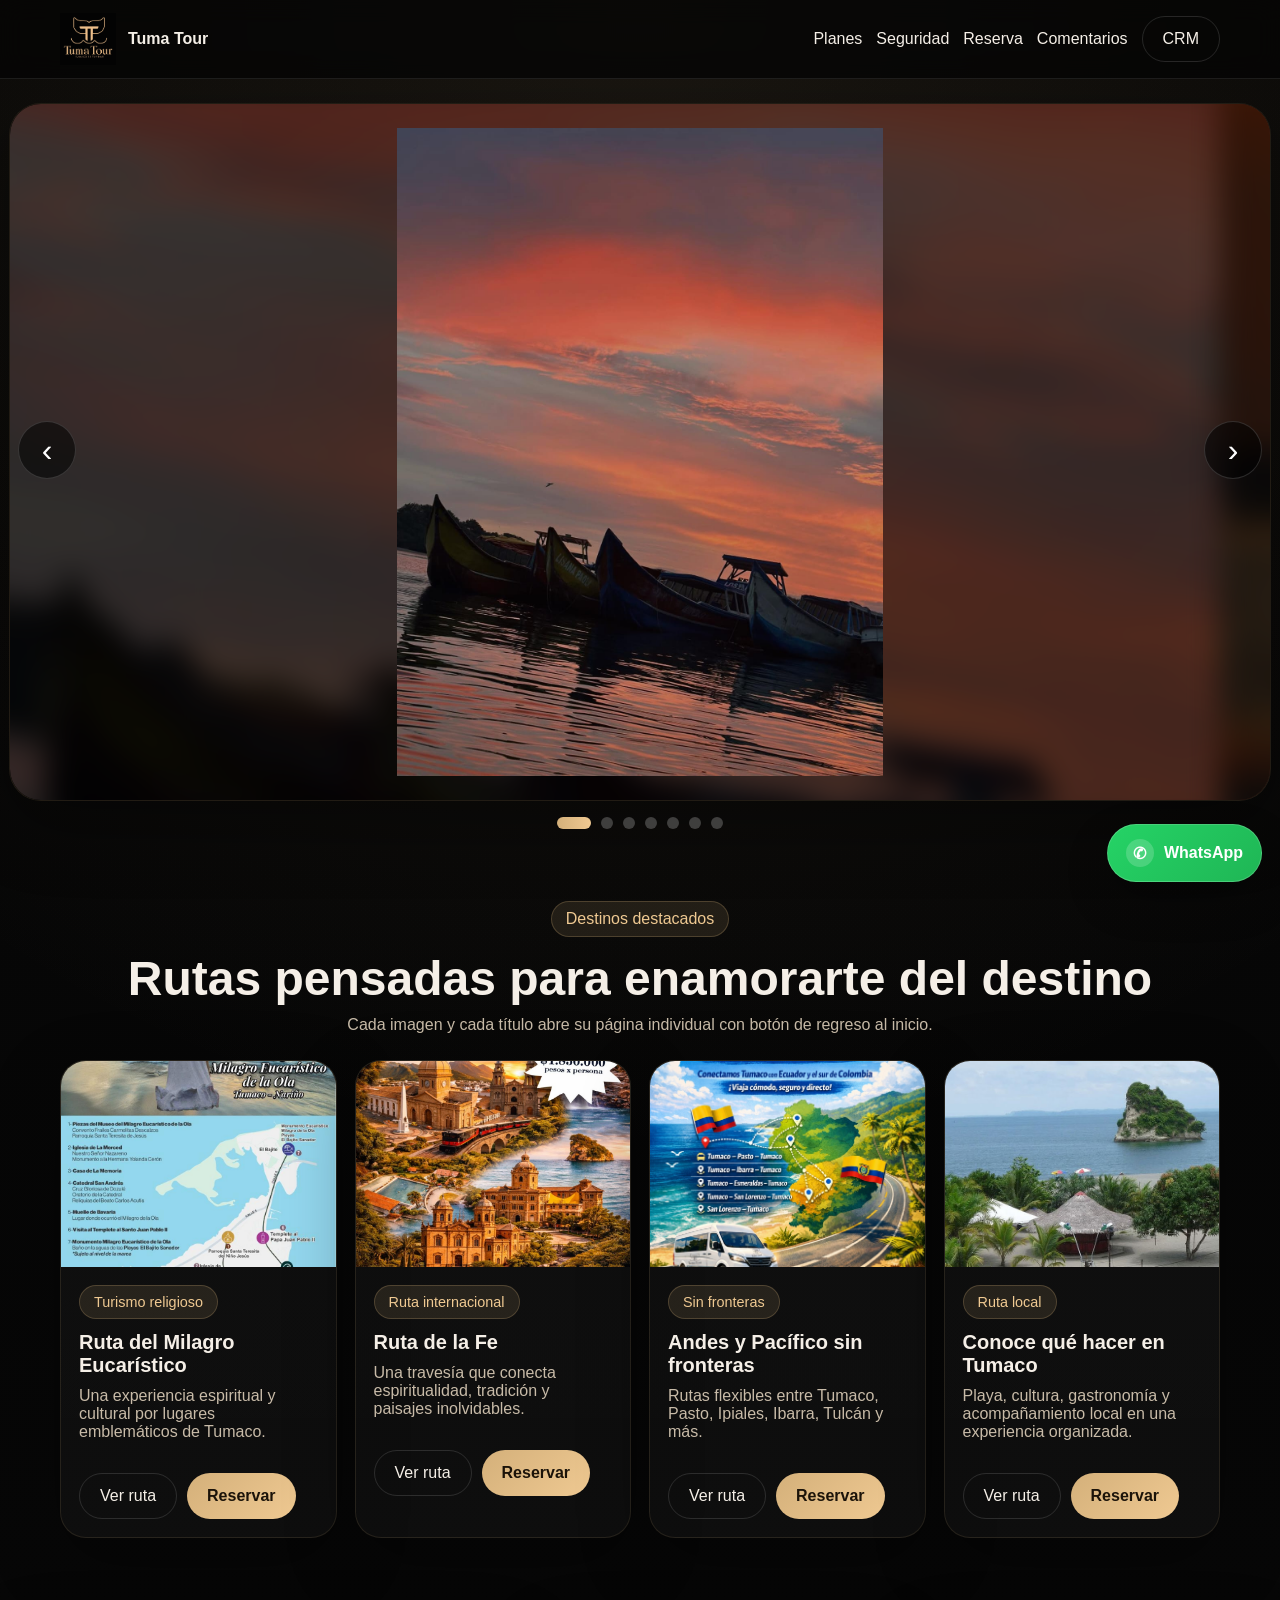
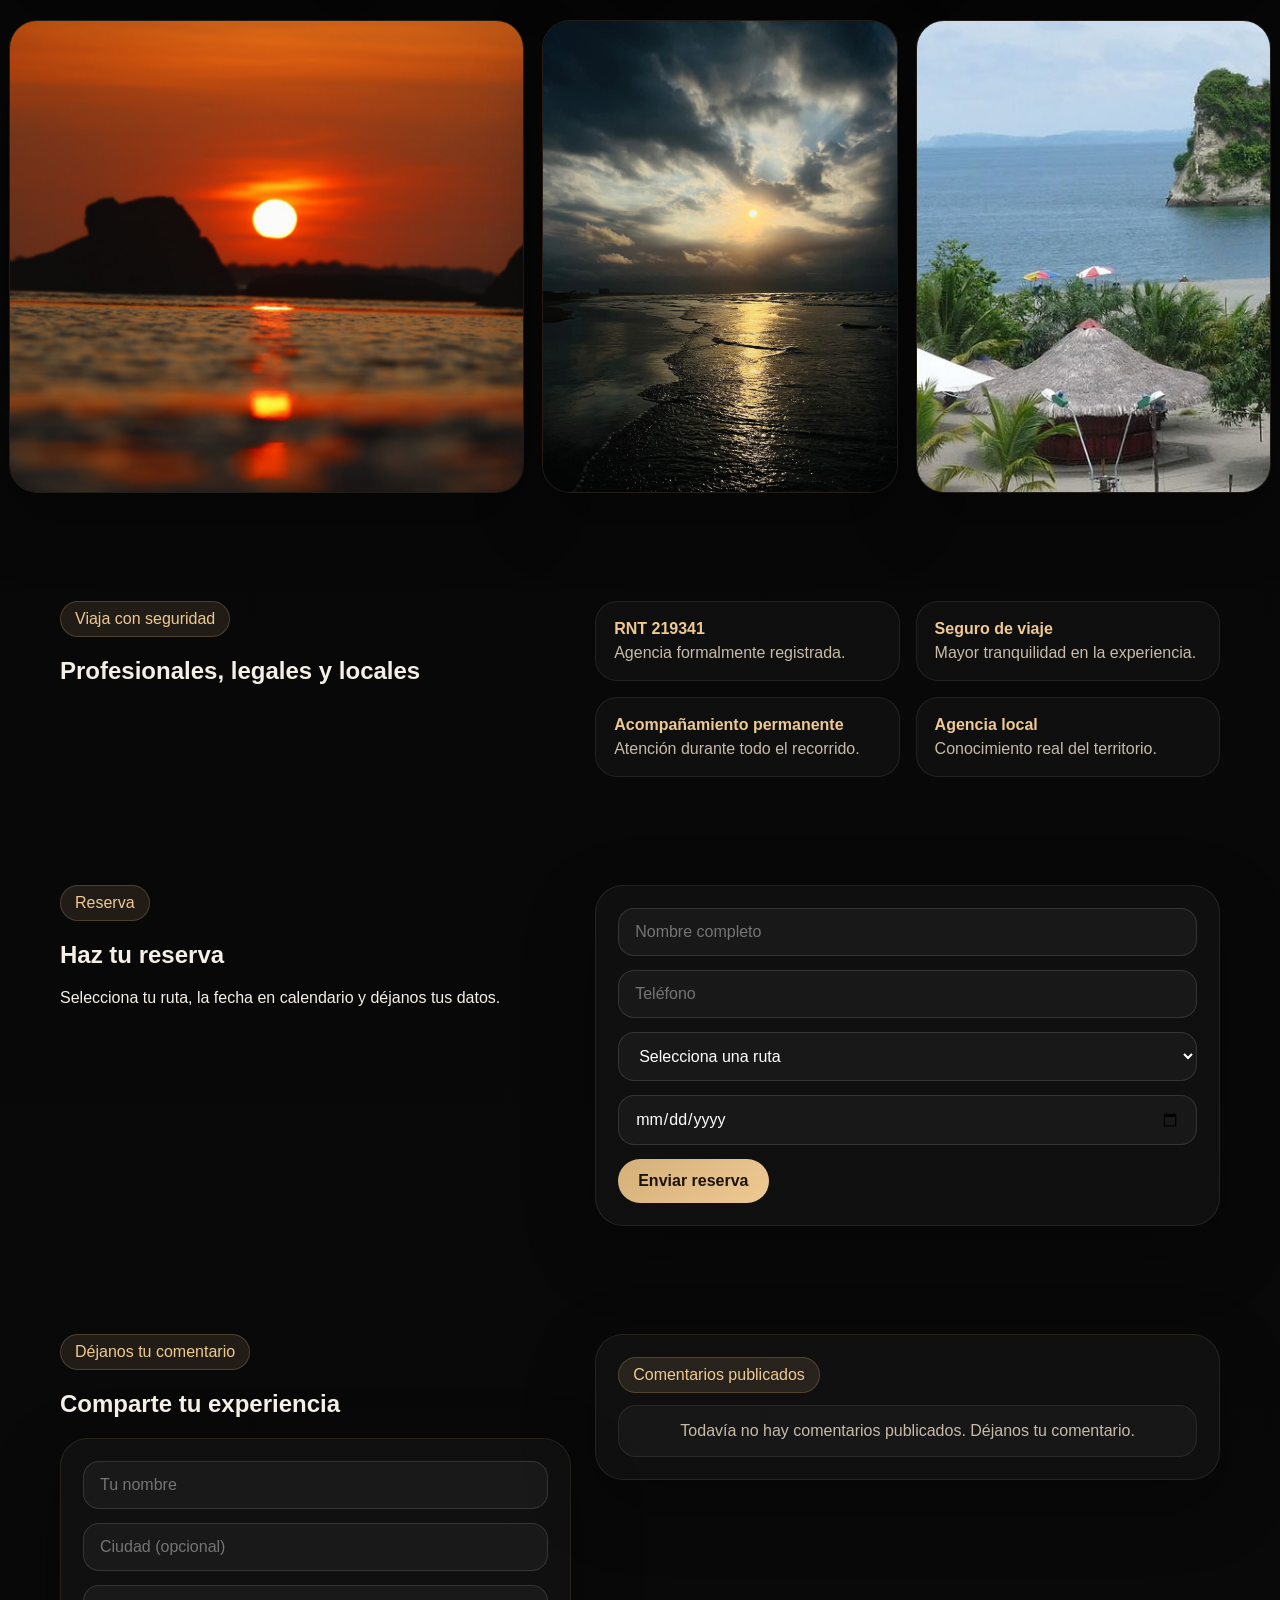
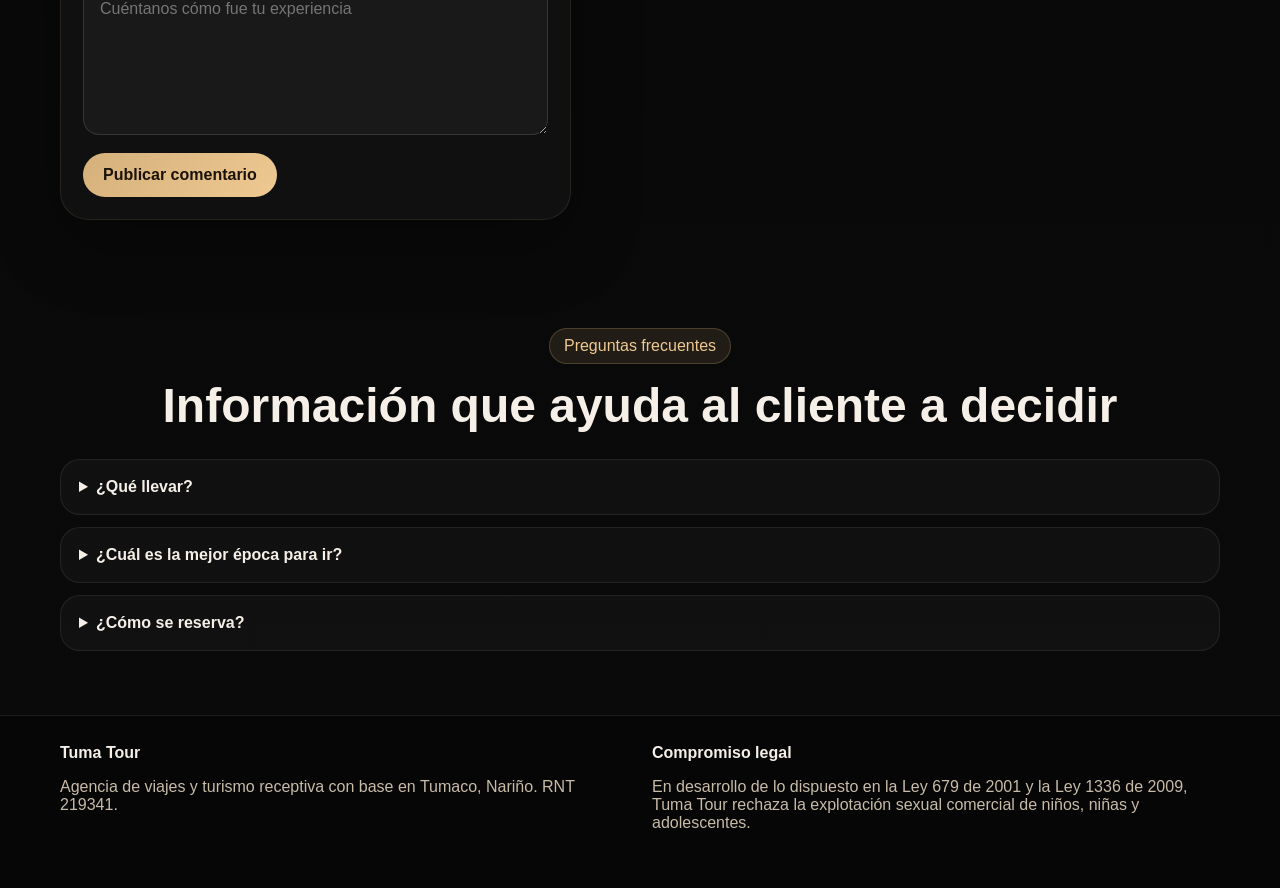
<file: index.html>
<!DOCTYPE html>
<html lang="es">
<head>
  <meta charset="UTF-8">
  <meta name="viewport" content="width=device-width, initial-scale=1.0">
  <title>Tuma Tour | Experiencias auténticas en Tumaco</title>
  <meta name="description" content="Tuma Tour, agencia local de Tumaco. Rutas auténticas, turismo religioso, experiencias personalizadas y reservas fáciles.">
  <link rel="stylesheet" href="styles.css">
</head>
<body>
<header class="site-header">
  <div class="container nav">
    <a href="index.html" class="brand">
      <img src="logo.jpeg" alt="Logo Tuma Tour" class="brand-logo">
      <span>Tuma Tour</span>
    </a>
    <nav class="menu">
      <a href="#planes">Planes</a>
      <a href="#seguridad">Seguridad</a>
      <a href="reservar.html">Reserva</a>
      <a href="#testimonios-publicos">Comentarios</a>
      <a href="crm.html" class="btn btn-outline">CRM</a>
    </nav>
  </div>
</header>

<main>
  <section class="hero-shell">
    <div class="container-wide hero-carousel">
      <button class="carousel-btn prev" id="heroPrev" aria-label="Anterior">‹</button>
      <div class="hero-stage">
        <div class="hero-track" id="heroTrack">
          <article class="hero-slide"><div class="hero-bg" style="background-image:url('carousel1.jpeg')"></div><div class="hero-image-wrap"><img src="carousel1.jpeg" alt="Paisaje de Tumaco 1" class="hero-main-image"></div></article>
<article class="hero-slide"><div class="hero-bg" style="background-image:url('carousel2.jpeg')"></div><div class="hero-image-wrap"><img src="carousel2.jpeg" alt="Paisaje de Tumaco 2" class="hero-main-image"></div></article>
<article class="hero-slide"><div class="hero-bg" style="background-image:url('carousel3.jpeg')"></div><div class="hero-image-wrap"><img src="carousel3.jpeg" alt="Paisaje de Tumaco 3" class="hero-main-image"></div></article>
<article class="hero-slide"><div class="hero-bg" style="background-image:url('carousel4.jpeg')"></div><div class="hero-image-wrap"><img src="carousel4.jpeg" alt="Paisaje de Tumaco 4" class="hero-main-image"></div></article>
<article class="hero-slide"><div class="hero-bg" style="background-image:url('carousel5.jpeg')"></div><div class="hero-image-wrap"><img src="carousel5.jpeg" alt="Paisaje de Tumaco 5" class="hero-main-image"></div></article>
<article class="hero-slide"><div class="hero-bg" style="background-image:url('carousel6.jpeg')"></div><div class="hero-image-wrap"><img src="carousel6.jpeg" alt="Paisaje de Tumaco 6" class="hero-main-image"></div></article>
          <article class="hero-slide final-slide">
            <div class="hero-bg" style="background-image:url('tumaco.jpg')"></div>
            <div class="hero-image-wrap">
              <img src="tumaco.jpg" alt="Conoce Tumaco" class="hero-main-image">
            </div>
            <div class="final-overlay">
              <span class="tag">Agencia local de Tumaco</span>
              <h1>Conoce Tumaco con una experiencia auténtica y organizada</h1>
              <p>Información clara, reserva fácil y acompañamiento permanente para vivir el Pacífico con seguridad.</p>
              <div class="hero-actions">
                <a href="#planes" class="btn btn-gold">Ver destinos</a>
                <a href="#testimonios-publicos" class="btn btn-outline-light">Déjanos tu comentario</a>
              </div>
            </div>
          </article>
        </div>
      </div>
      <button class="carousel-btn next" id="heroNext" aria-label="Siguiente">›</button>
    </div>
    <div class="dots" id="heroDots"></div>
  </section>

  <section class="section" id="planes">
    <div class="container">
      <div class="section-head">
        <span class="tag">Destinos destacados</span>
        <h2>Rutas pensadas para enamorarte del destino</h2>
        <p>Cada imagen y cada título abre su página individual con botón de regreso al inicio.</p>
      </div>
      <div class="cards">
        <article class="card">
          <a href="route-milagro.html" class="card-image"><img src="ruta_milagro.jpeg" alt="Ruta del Milagro Eucarístico"></a>
          <div class="card-body">
            <span class="mini-tag">Turismo religioso</span>
            <h3><a href="route-milagro.html">Ruta del Milagro Eucarístico</a></h3>
            <p>Una experiencia espiritual y cultural por lugares emblemáticos de Tumaco.</p>
            <div class="card-actions">
              <a href="route-milagro.html" class="btn btn-outline">Ver ruta</a>
              <a href="reservar.html" class="btn btn-gold" data-tour="Ruta del Milagro Eucarístico">Reservar</a>
            </div>
          </div>
        </article>

        <article class="card">
          <a href="route-fe.html" class="card-image"><img src="ruta_fe_collage.jpeg" alt="Ruta de la Fe"></a>
          <div class="card-body">
            <span class="mini-tag">Ruta internacional</span>
            <h3><a href="route-fe.html">Ruta de la Fe</a></h3>
            <p>Una travesía que conecta espiritualidad, tradición y paisajes inolvidables.</p>
            <div class="card-actions">
              <a href="route-fe.html" class="btn btn-outline">Ver ruta</a>
              <a href="reservar.html" class="btn btn-gold" data-tour="Ruta de la Fe">Reservar</a>
            </div>
          </div>
        </article>

        <article class="card">
          <a href="route-internacionales.html" class="card-image"><img src="tumaco_esmeraldas.jpeg" alt="Andes y Pacífico sin fronteras"></a>
          <div class="card-body">
            <span class="mini-tag">Sin fronteras</span>
            <h3><a href="route-internacionales.html">Andes y Pacífico sin fronteras</a></h3>
            <p>Rutas flexibles entre Tumaco, Pasto, Ipiales, Ibarra, Tulcán y más.</p>
            <div class="card-actions">
              <a href="route-internacionales.html" class="btn btn-outline">Ver ruta</a>
              <a href="reservar.html" class="btn btn-gold" data-tour="Andes y Pacífico sin fronteras">Reservar</a>
            </div>
          </div>
        </article>

        <article class="card">
          <a href="route-tumaco.html" class="card-image"><img src="tumaco.jpg" alt="Conoce qué hacer en Tumaco"></a>
          <div class="card-body">
            <span class="mini-tag">Ruta local</span>
            <h3><a href="route-tumaco.html">Conoce qué hacer en Tumaco</a></h3>
            <p>Playa, cultura, gastronomía y acompañamiento local en una experiencia organizada.</p>
            <div class="card-actions">
              <a href="route-tumaco.html" class="btn btn-outline">Ver ruta</a>
              <a href="reservar.html" class="btn btn-gold" data-tour="Conoce qué hacer en Tumaco">Reservar</a>
            </div>
          </div>
        </article>
      </div>
    </div>
  </section>

  <section class="section wide-visual">
    <div class="visual-grid">
      <div class="visual-item"><img src="carousel2.jpeg" alt="Atardecer en Tumaco"></div>
      <div class="visual-item"><img src="carousel4.jpeg" alt="Mar en Tumaco"></div>
      <div class="visual-item"><img src="tumaco.jpg" alt="Paisaje principal de Tumaco"></div>
    </div>
  </section>

  <section class="section" id="seguridad">
    <div class="container trust-box">
      <div>
        <span class="tag">Viaja con seguridad</span>
        <h2>Profesionales, legales y locales</h2>
      </div>
      <div class="trust-points">
        <div class="trust-item"><strong>RNT 219341</strong><span>Agencia formalmente registrada.</span></div>
        <div class="trust-item"><strong>Seguro de viaje</strong><span>Mayor tranquilidad en la experiencia.</span></div>
        <div class="trust-item"><strong>Acompañamiento permanente</strong><span>Atención durante todo el recorrido.</span></div>
        <div class="trust-item"><strong>Agencia local</strong><span>Conocimiento real del territorio.</span></div>
      </div>
    </div>
  </section>

  <section class="section" id="reserva-antiguo">
    <div class="container reserve-box">
      <div>
        <span class="tag">Reserva</span>
        <h2>Haz tu reserva</h2>
        <p>Selecciona tu ruta, la fecha en calendario y déjanos tus datos.</p>
      </div>
      <form id="bookingForm" class="booking-form">
        <input type="text" id="name" placeholder="Nombre completo" required>
        <input type="tel" id="phone" placeholder="Teléfono" required>
        <select id="tour" required>
          <option value="">Selecciona una ruta</option>
          <option>Ruta del Milagro Eucarístico</option>
          <option>Ruta de la Fe</option>
          <option>Andes y Pacífico sin fronteras</option>
          <option>Conoce qué hacer en Tumaco</option>
        </select>
        <input type="date" id="date" required>
        <button type="submit" class="btn btn-gold">Enviar reserva</button>
      </form>
    </div>
  </section>

  <section class="section" id="testimonios-publicos">
    <div class="container two-cols">
      <div>
        <span class="tag">Déjanos tu comentario</span>
        <h2>Comparte tu experiencia</h2>
        <form id="publicTestimonialForm" class="testimonial-form">
          <input type="text" id="testimonialName" placeholder="Tu nombre" required>
          <input type="text" id="testimonialCity" placeholder="Ciudad (opcional)">
          <textarea id="testimonialMessage" placeholder="Cuéntanos cómo fue tu experiencia" rows="5" required></textarea>
          <button type="submit" class="btn btn-gold">Publicar comentario</button>
        </form>
      </div>
      <div class="panel">
        <span class="tag">Comentarios publicados</span>
        <div id="publicTestimonialsList" class="testimonials-list"></div>
      </div>
    </div>
  </section>

  <section class="section" id="faq">
    <div class="container">
      <div class="section-head">
        <span class="tag">Preguntas frecuentes</span>
        <h2>Información que ayuda al cliente a decidir</h2>
      </div>
      <div class="faq">
        <details><summary>¿Qué llevar?</summary><p>Ropa fresca, protector solar, gorra, hidratación y disposición para disfrutar.</p></details>
        <details><summary>¿Cuál es la mejor época para ir?</summary><p>Tumaco se puede disfrutar en diferentes temporadas. La experiencia se ajusta según clima, marea y tipo de ruta.</p></details>
        <details><summary>¿Cómo se reserva?</summary><p>Desde esta página puedes dejar tu reserva y luego continuamos la confirmación por atención directa.</p></details>
      </div>
    </div>
  </section>
</main>

<footer class="site-footer">
  <div class="container footer-grid">
    <div>
      <strong>Tuma Tour</strong>
      <p>Agencia de viajes y turismo receptiva con base en Tumaco, Nariño. RNT 219341.</p>
    </div>
    <div>
      <strong>Compromiso legal</strong>
      <p>En desarrollo de lo dispuesto en la Ley 679 de 2001 y la Ley 1336 de 2009, Tuma Tour rechaza la explotación sexual comercial de niños, niñas y adolescentes.</p>
    </div>
  </div>
</footer>

<a class="whatsapp-float" href="https://wa.me/573021002442" target="_blank" rel="noopener" aria-label="Hablar por WhatsApp">
  <span class="whatsapp-icon">✆</span>
  <span class="whatsapp-label">WhatsApp</span>
</a>

<script src="script.js"></script>
</body>
</html>
</file>
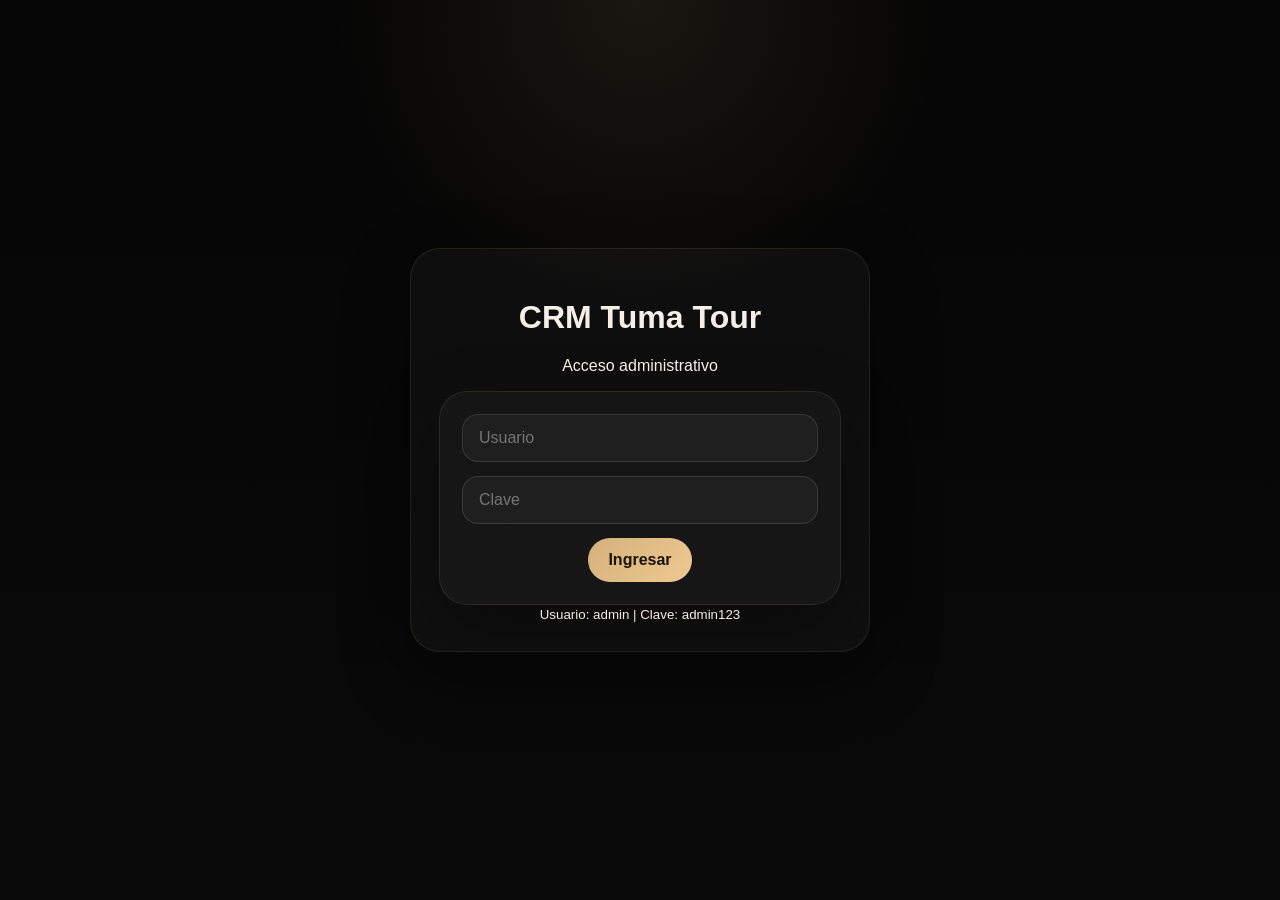
<file: crm.html>
<!DOCTYPE html>
<html lang="es">
<head>
  <meta charset="UTF-8">
  <meta name="viewport" content="width=device-width, initial-scale=1.0">
  <title>CRM Tuma Tour</title>
  <link rel="stylesheet" href="styles.css">
</head>
<body>
  <main class="crm-login-wrap" id="loginWrap">
    <div class="crm-login-card">
      <h1>CRM Tuma Tour</h1>
      <p>Acceso administrativo</p>
      <form id="loginForm" class="booking-form">
        <input type="text" id="crmUser" placeholder="Usuario" required>
        <input type="password" id="crmPass" placeholder="Clave" required>
        <button class="btn btn-gold" type="submit">Ingresar</button>
      </form>
      <small>Usuario: admin | Clave: admin123</small>
    </div>
  </main>

  <div id="crmApp" class="hidden">
    <header class="site-header">
      <div class="container nav">
        <a href="index.html" class="brand">
          <img src="logo.jpeg" alt="Logo Tuma Tour" class="brand-logo">
          <span>CRM Tuma Tour</span>
        </a>
        <button id="logoutBtn" class="btn btn-outline">Salir</button>
      </div>
    </header>

    <main class="section">
      <div class="container crm-grid">
        <section class="panel">
          <span class="tag">Reservas</span>
          <div id="bookingsList" class="admin-list"></div>
        </section>
        <section class="panel">
          <span class="tag">Comentarios</span>
          <div id="crmTestimonialsList" class="admin-list"></div>
        </section>
      </div>
    </main>
  </div>

  <script src="crm.js"></script>
</body>
</html>
</file>
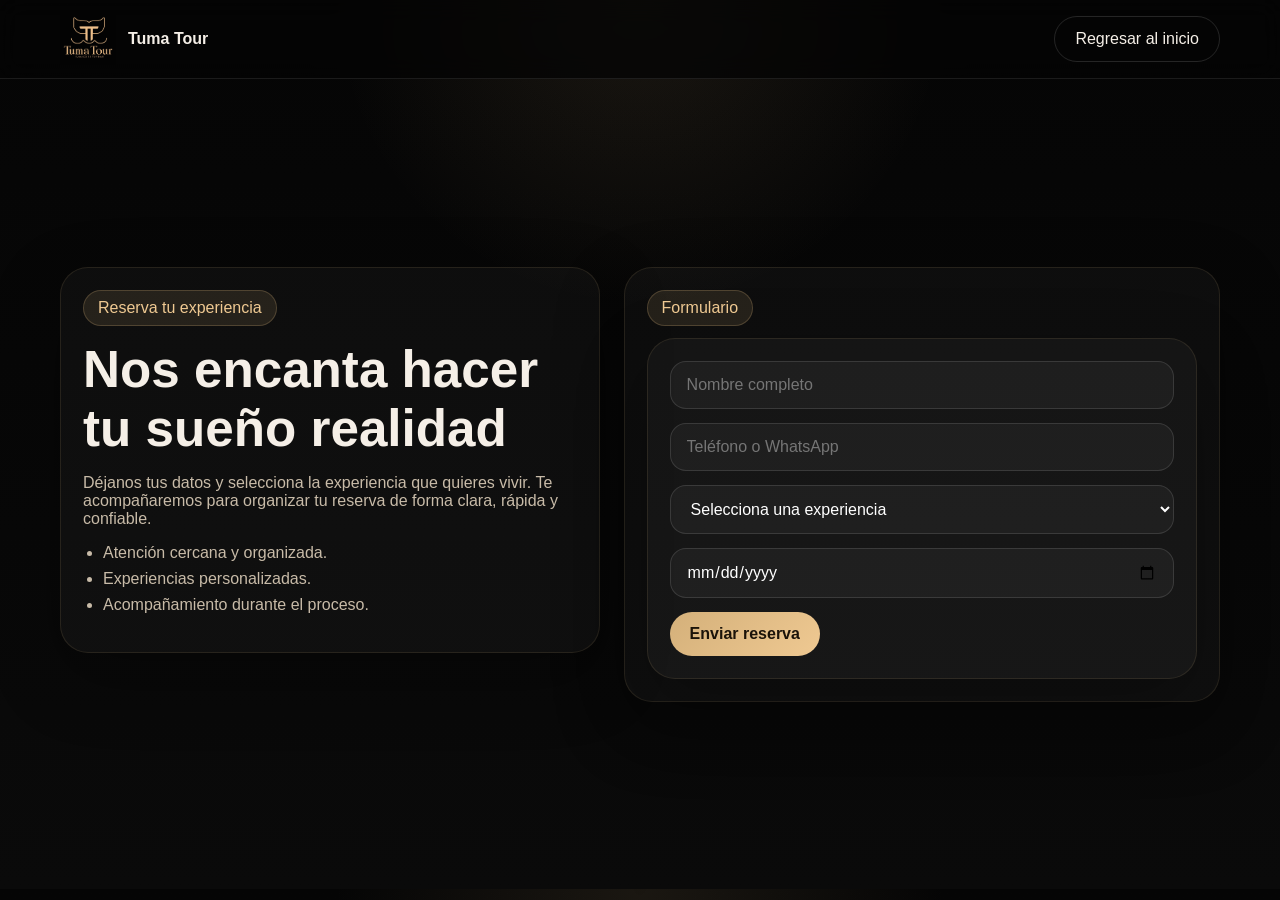
<file: reservar.html>
<!DOCTYPE html>
<html lang="es">
<head>
  <meta charset="UTF-8">
  <meta name="viewport" content="width=device-width, initial-scale=1.0">
  <title>Reservar | Tuma Tour</title>
  <link rel="stylesheet" href="styles.css">
</head>
<body>
<header class="site-header">
  <div class="container nav">
    <a href="index.html" class="brand">
      <img src="logo.jpeg" alt="Logo Tuma Tour" class="brand-logo">
      <span>Tuma Tour</span>
    </a>
    <a href="index.html" class="btn btn-outline">Regresar al inicio</a>
  </div>
</header>

<main class="reserve-page-main">
  <section class="section">
    <div class="container reserve-page-layout">
      <div class="reserve-page-copy panel">
        <span class="tag">Reserva tu experiencia</span>
        <h1>Nos encanta hacer tu sueño realidad</h1>
        <p>
          Déjanos tus datos y selecciona la experiencia que quieres vivir. 
          Te acompañaremos para organizar tu reserva de forma clara, rápida y confiable.
        </p>
        <ul class="route-list">
          <li>Atención cercana y organizada.</li>
          <li>Experiencias personalizadas.</li>
          <li>Acompañamiento durante el proceso.</li>
        </ul>
      </div>

      <div class="panel">
        <span class="tag">Formulario</span>
        <form id="bookingForm" class="booking-form reserve-page-form">
          <input type="text" id="name" placeholder="Nombre completo" required>
          <input type="tel" id="phone" placeholder="Teléfono o WhatsApp" required>
          <select id="tour" required>
            <option value="">Selecciona una experiencia</option>
            <option>Ruta del Milagro Eucarístico</option>
            <option>Ruta de la Fe</option>
            <option>Andes y Pacífico sin fronteras</option>
            <option>Conoce qué hacer en Tumaco</option>
          </select>
          <input type="date" id="date" required>
          <button type="submit" class="btn btn-gold">Enviar reserva</button>
        </form>
      </div>
    </div>
  </section>
</main>

<script src="script.js"></script>
</body>
</html>
</file>
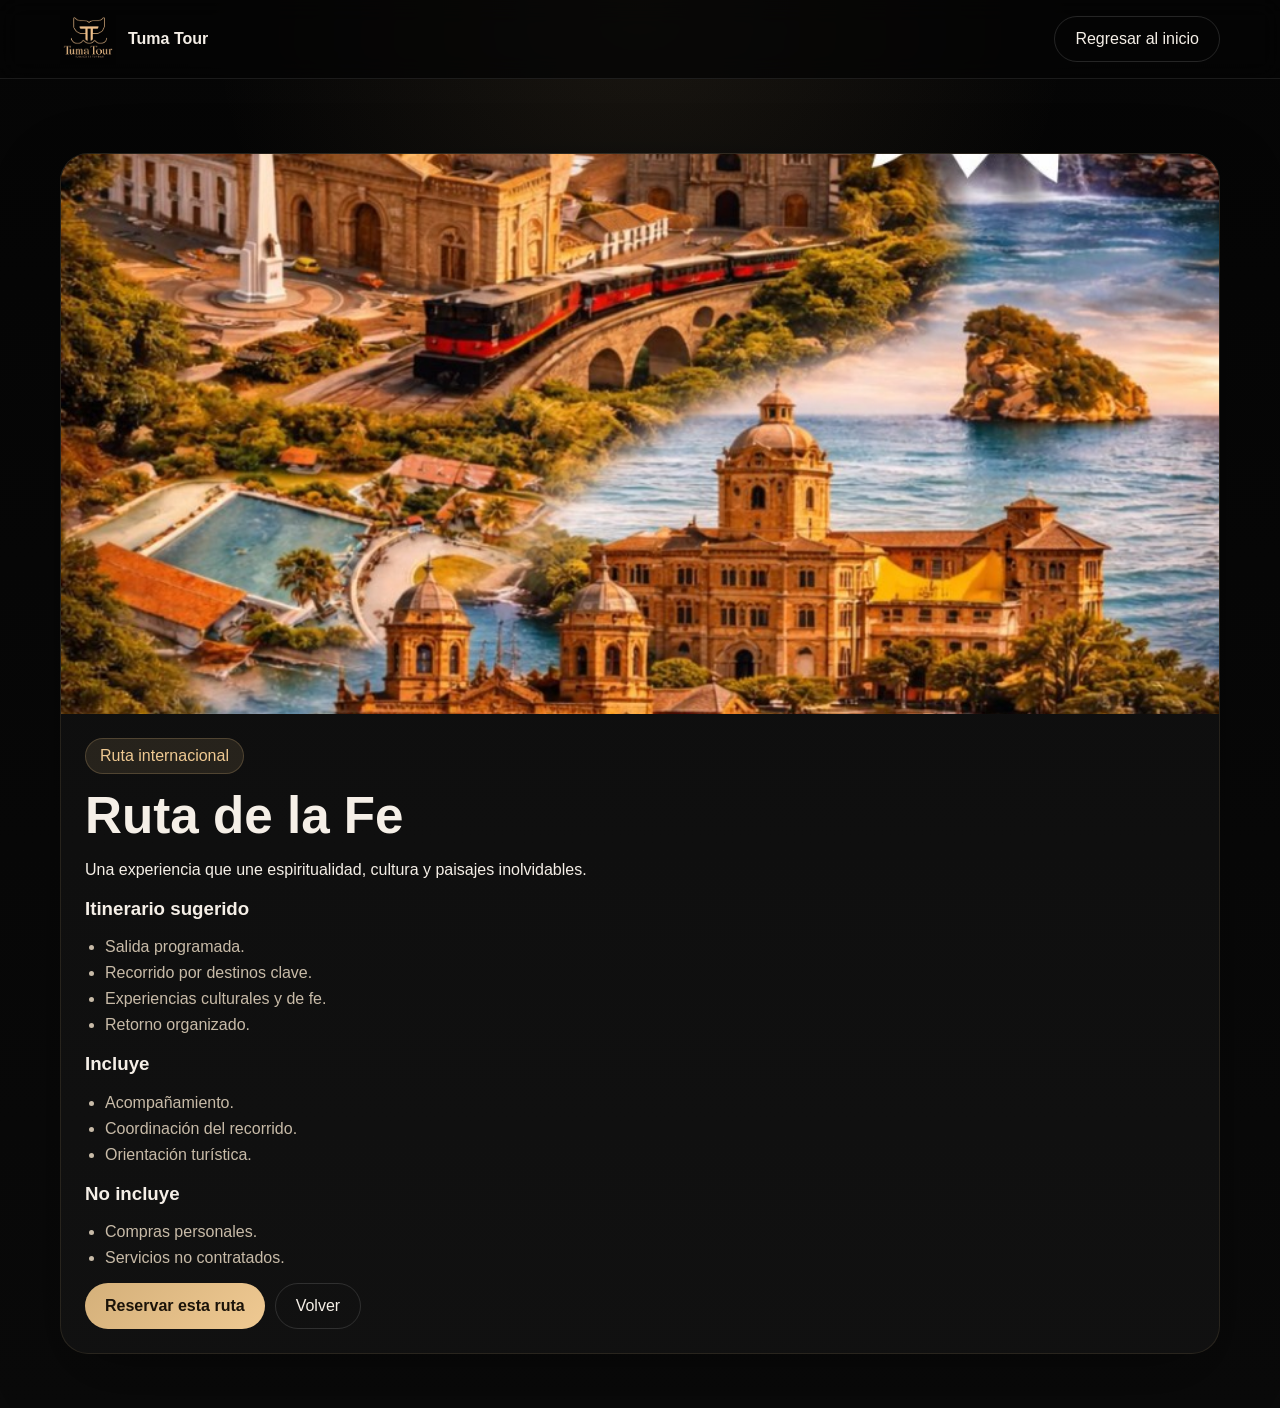
<file: route-fe.html>
<!DOCTYPE html>
<html lang="es">
<head>
  <meta charset="UTF-8">
  <meta name="viewport" content="width=device-width, initial-scale=1.0">
  <title>Ruta de la Fe | Tuma Tour</title>
  <link rel="stylesheet" href="styles.css">
</head>
<body>
<header class="site-header">
  <div class="container nav">
    <a href="index.html" class="brand">
      <img src="logo.jpeg" alt="Logo Tuma Tour" class="brand-logo">
      <span>Tuma Tour</span>
    </a>
    <a href="index.html#planes" class="btn btn-outline">Regresar al inicio</a>
  </div>
</header>
<main class="route-main">
  <section class="section">
    <div class="container">
      <div class="route-card">
        <img src="ruta_fe_collage.jpeg" alt="Ruta de la Fe" class="route-cover">
        <div class="route-body">
          <span class="tag">Ruta internacional</span>
          <h1>Ruta de la Fe</h1>
          <p>Una experiencia que une espiritualidad, cultura y paisajes inolvidables.</p>
          <h3>Itinerario sugerido</h3>
          <ul class="route-list">
            <li>Salida programada.</li>
<li>Recorrido por destinos clave.</li>
<li>Experiencias culturales y de fe.</li>
<li>Retorno organizado.</li>
          </ul>
          <h3>Incluye</h3>
          <ul class="route-list">
            <li>Acompañamiento.</li>
<li>Coordinación del recorrido.</li>
<li>Orientación turística.</li>
          </ul>
          <h3>No incluye</h3>
          <ul class="route-list">
            <li>Compras personales.</li>
<li>Servicios no contratados.</li>
          </ul>
          <div class="card-actions">
            <a href="reservar.html" class="btn btn-gold" data-tour="Ruta de la Fe">Reservar esta ruta</a>
            <a href="index.html#planes" class="btn btn-outline">Volver</a>
          </div>
        </div>
      </div>
    </div>
  </section>
</main>
<script src="script.js"></script>
</body>
</html>
</file>
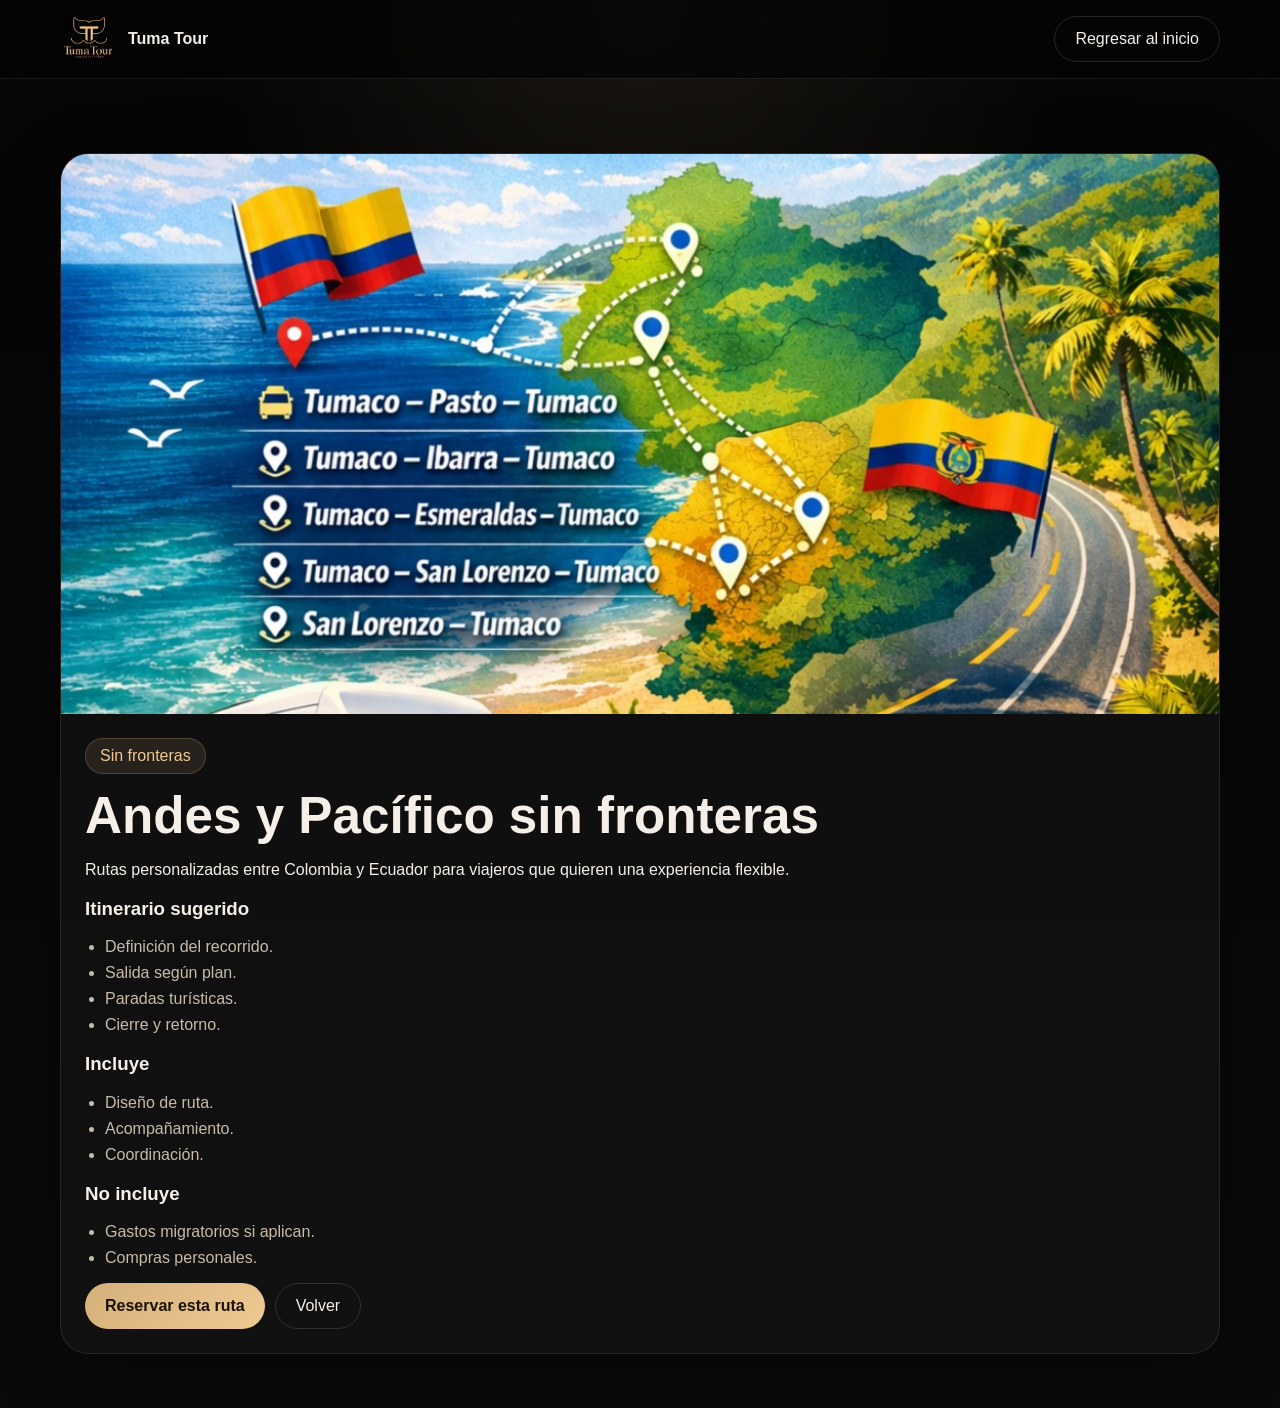
<file: route-internacionales.html>
<!DOCTYPE html>
<html lang="es">
<head>
  <meta charset="UTF-8">
  <meta name="viewport" content="width=device-width, initial-scale=1.0">
  <title>Andes y Pacífico sin fronteras | Tuma Tour</title>
  <link rel="stylesheet" href="styles.css">
</head>
<body>
<header class="site-header">
  <div class="container nav">
    <a href="index.html" class="brand">
      <img src="logo.jpeg" alt="Logo Tuma Tour" class="brand-logo">
      <span>Tuma Tour</span>
    </a>
    <a href="index.html#planes" class="btn btn-outline">Regresar al inicio</a>
  </div>
</header>
<main class="route-main">
  <section class="section">
    <div class="container">
      <div class="route-card">
        <img src="tumaco_esmeraldas.jpeg" alt="Andes y Pacífico sin fronteras" class="route-cover">
        <div class="route-body">
          <span class="tag">Sin fronteras</span>
          <h1>Andes y Pacífico sin fronteras</h1>
          <p>Rutas personalizadas entre Colombia y Ecuador para viajeros que quieren una experiencia flexible.</p>
          <h3>Itinerario sugerido</h3>
          <ul class="route-list">
            <li>Definición del recorrido.</li>
<li>Salida según plan.</li>
<li>Paradas turísticas.</li>
<li>Cierre y retorno.</li>
          </ul>
          <h3>Incluye</h3>
          <ul class="route-list">
            <li>Diseño de ruta.</li>
<li>Acompañamiento.</li>
<li>Coordinación.</li>
          </ul>
          <h3>No incluye</h3>
          <ul class="route-list">
            <li>Gastos migratorios si aplican.</li>
<li>Compras personales.</li>
          </ul>
          <div class="card-actions">
            <a href="reservar.html" class="btn btn-gold" data-tour="Andes y Pacífico sin fronteras">Reservar esta ruta</a>
            <a href="index.html#planes" class="btn btn-outline">Volver</a>
          </div>
        </div>
      </div>
    </div>
  </section>
</main>
<script src="script.js"></script>
</body>
</html>
</file>
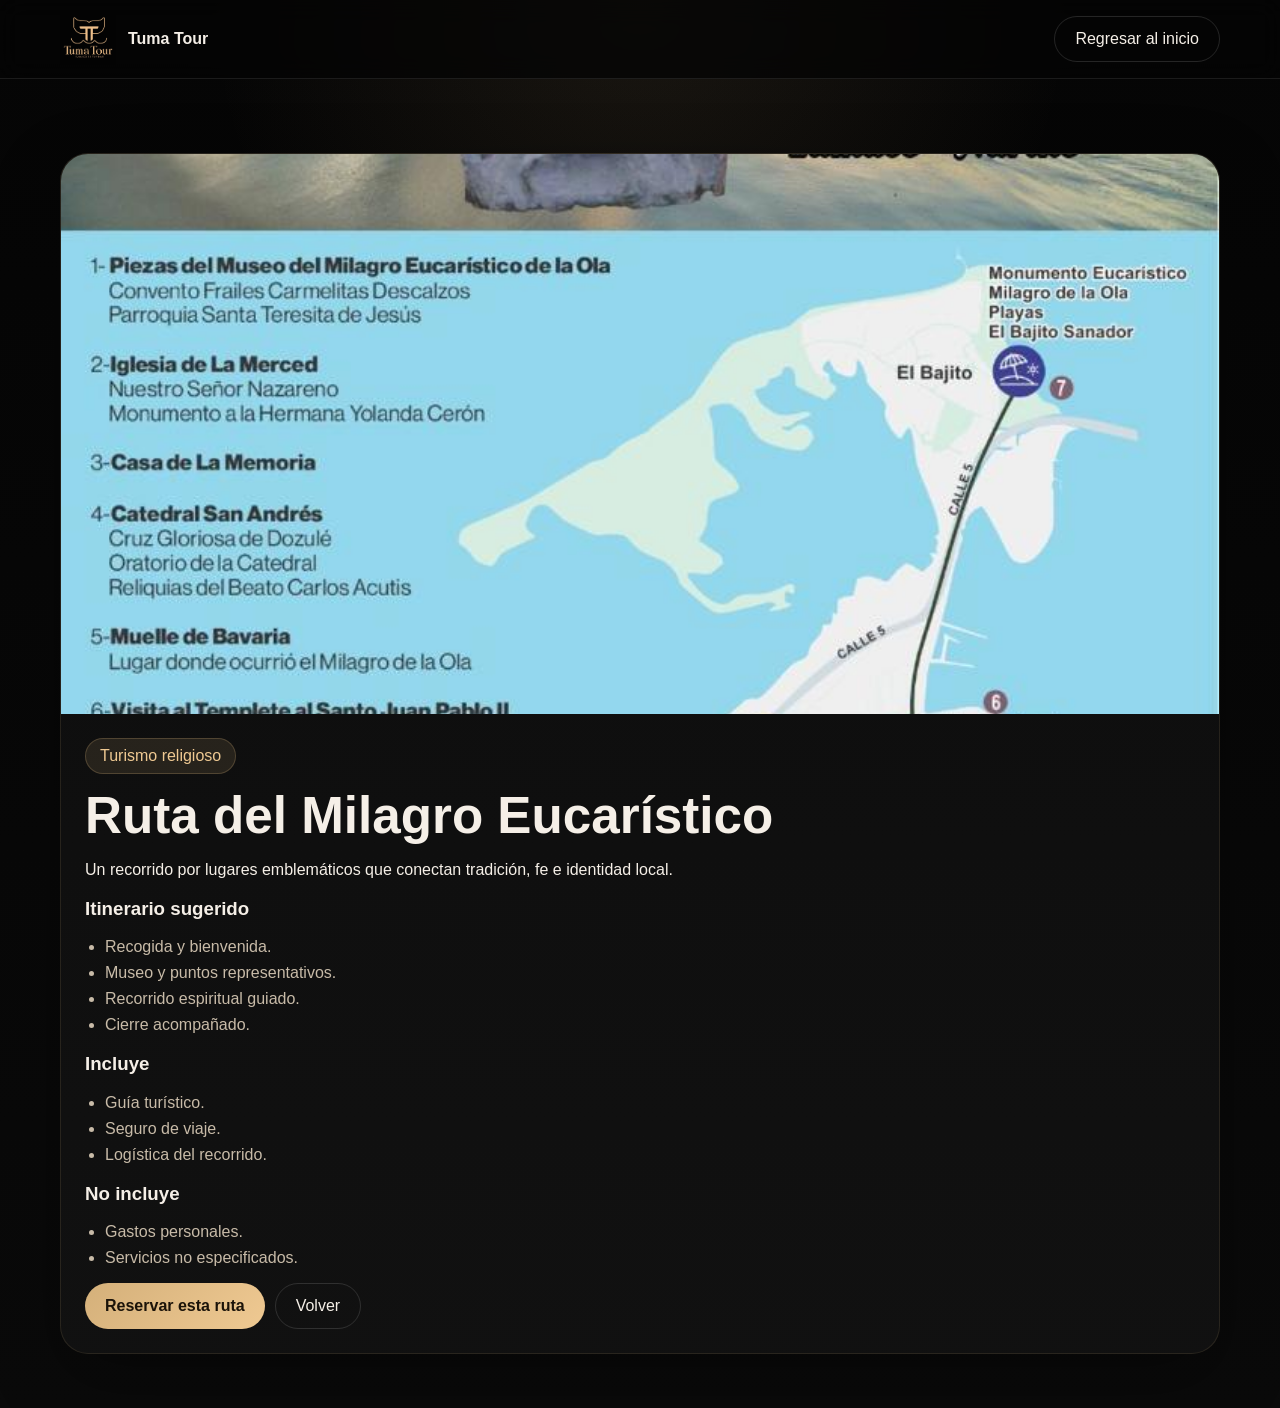
<file: route-milagro.html>
<!DOCTYPE html>
<html lang="es">
<head>
  <meta charset="UTF-8">
  <meta name="viewport" content="width=device-width, initial-scale=1.0">
  <title>Ruta del Milagro Eucarístico | Tuma Tour</title>
  <link rel="stylesheet" href="styles.css">
</head>
<body>
<header class="site-header">
  <div class="container nav">
    <a href="index.html" class="brand">
      <img src="logo.jpeg" alt="Logo Tuma Tour" class="brand-logo">
      <span>Tuma Tour</span>
    </a>
    <a href="index.html#planes" class="btn btn-outline">Regresar al inicio</a>
  </div>
</header>
<main class="route-main">
  <section class="section">
    <div class="container">
      <div class="route-card">
        <img src="ruta_milagro.jpeg" alt="Ruta del Milagro Eucarístico" class="route-cover">
        <div class="route-body">
          <span class="tag">Turismo religioso</span>
          <h1>Ruta del Milagro Eucarístico</h1>
          <p>Un recorrido por lugares emblemáticos que conectan tradición, fe e identidad local.</p>
          <h3>Itinerario sugerido</h3>
          <ul class="route-list">
            <li>Recogida y bienvenida.</li>
<li>Museo y puntos representativos.</li>
<li>Recorrido espiritual guiado.</li>
<li>Cierre acompañado.</li>
          </ul>
          <h3>Incluye</h3>
          <ul class="route-list">
            <li>Guía turístico.</li>
<li>Seguro de viaje.</li>
<li>Logística del recorrido.</li>
          </ul>
          <h3>No incluye</h3>
          <ul class="route-list">
            <li>Gastos personales.</li>
<li>Servicios no especificados.</li>
          </ul>
          <div class="card-actions">
            <a href="reservar.html" class="btn btn-gold" data-tour="Ruta del Milagro Eucarístico">Reservar esta ruta</a>
            <a href="index.html#planes" class="btn btn-outline">Volver</a>
          </div>
        </div>
      </div>
    </div>
  </section>
</main>
<script src="script.js"></script>
</body>
</html>
</file>
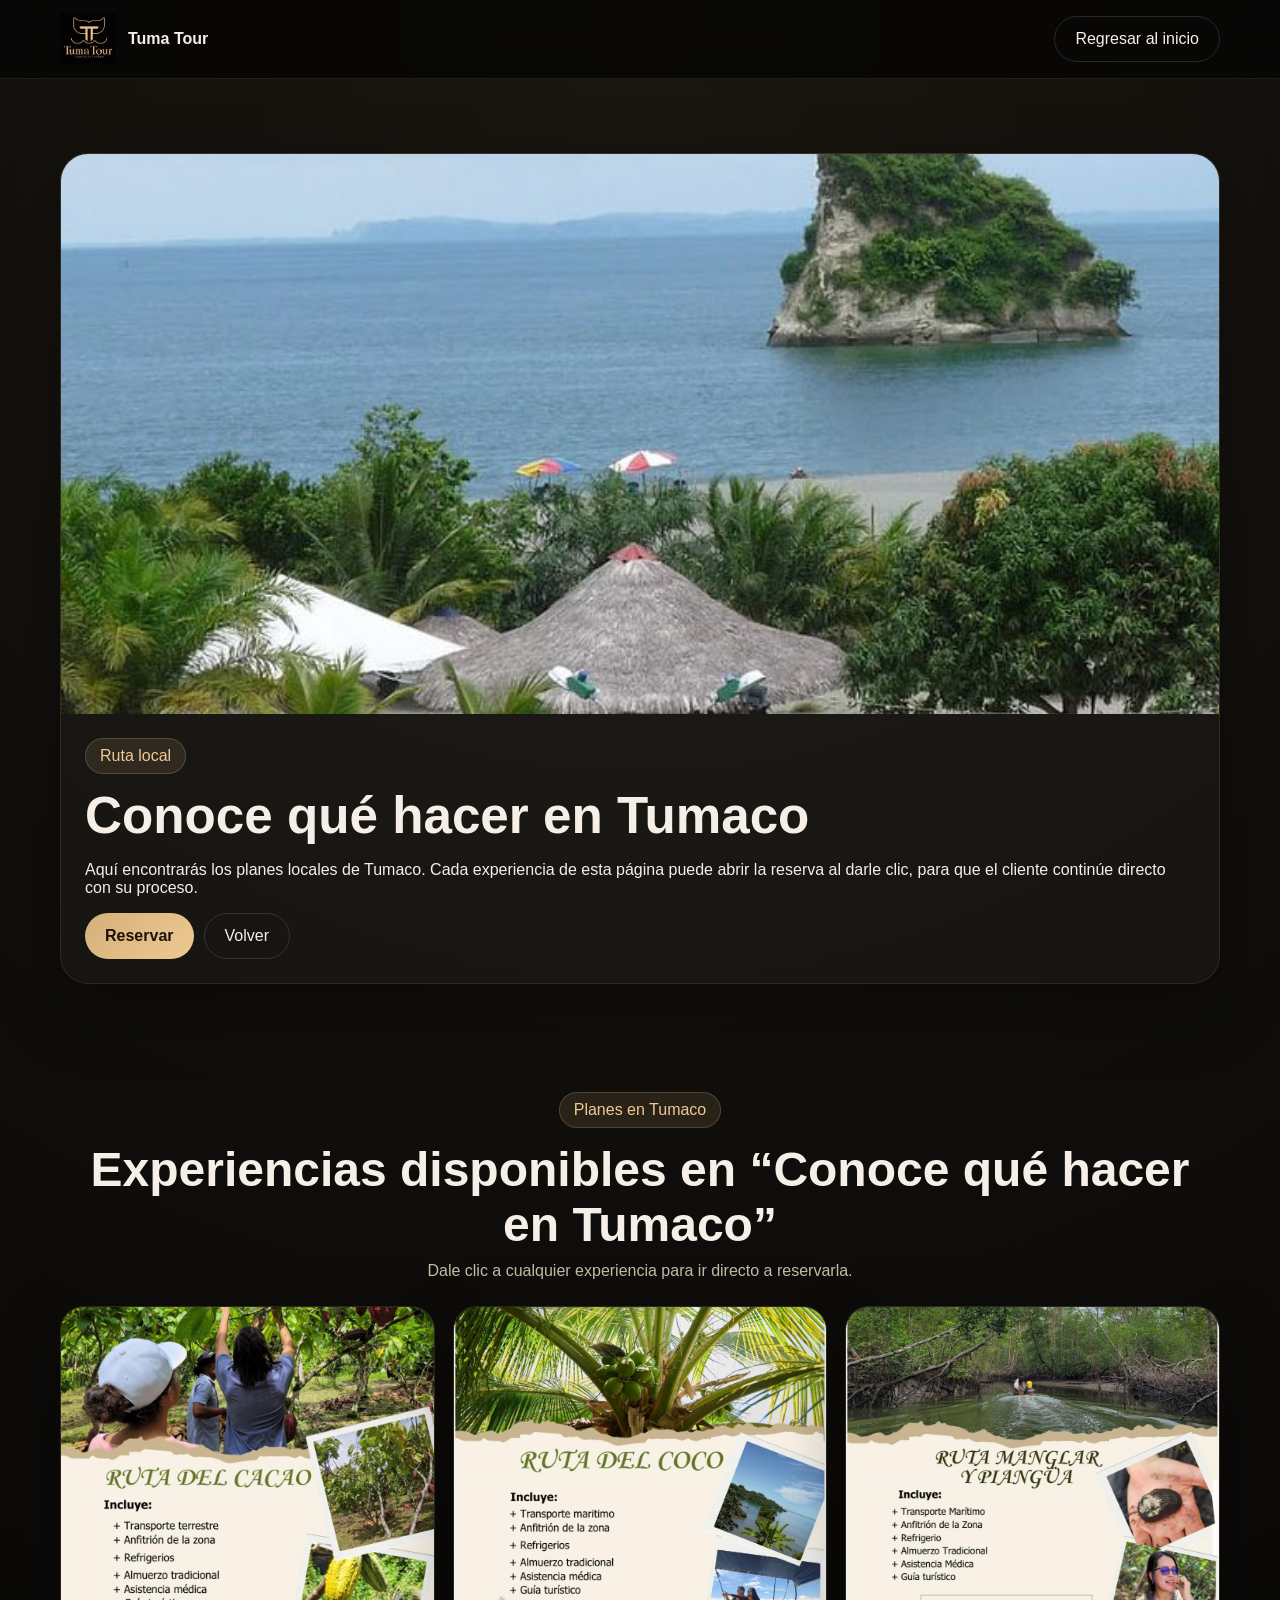
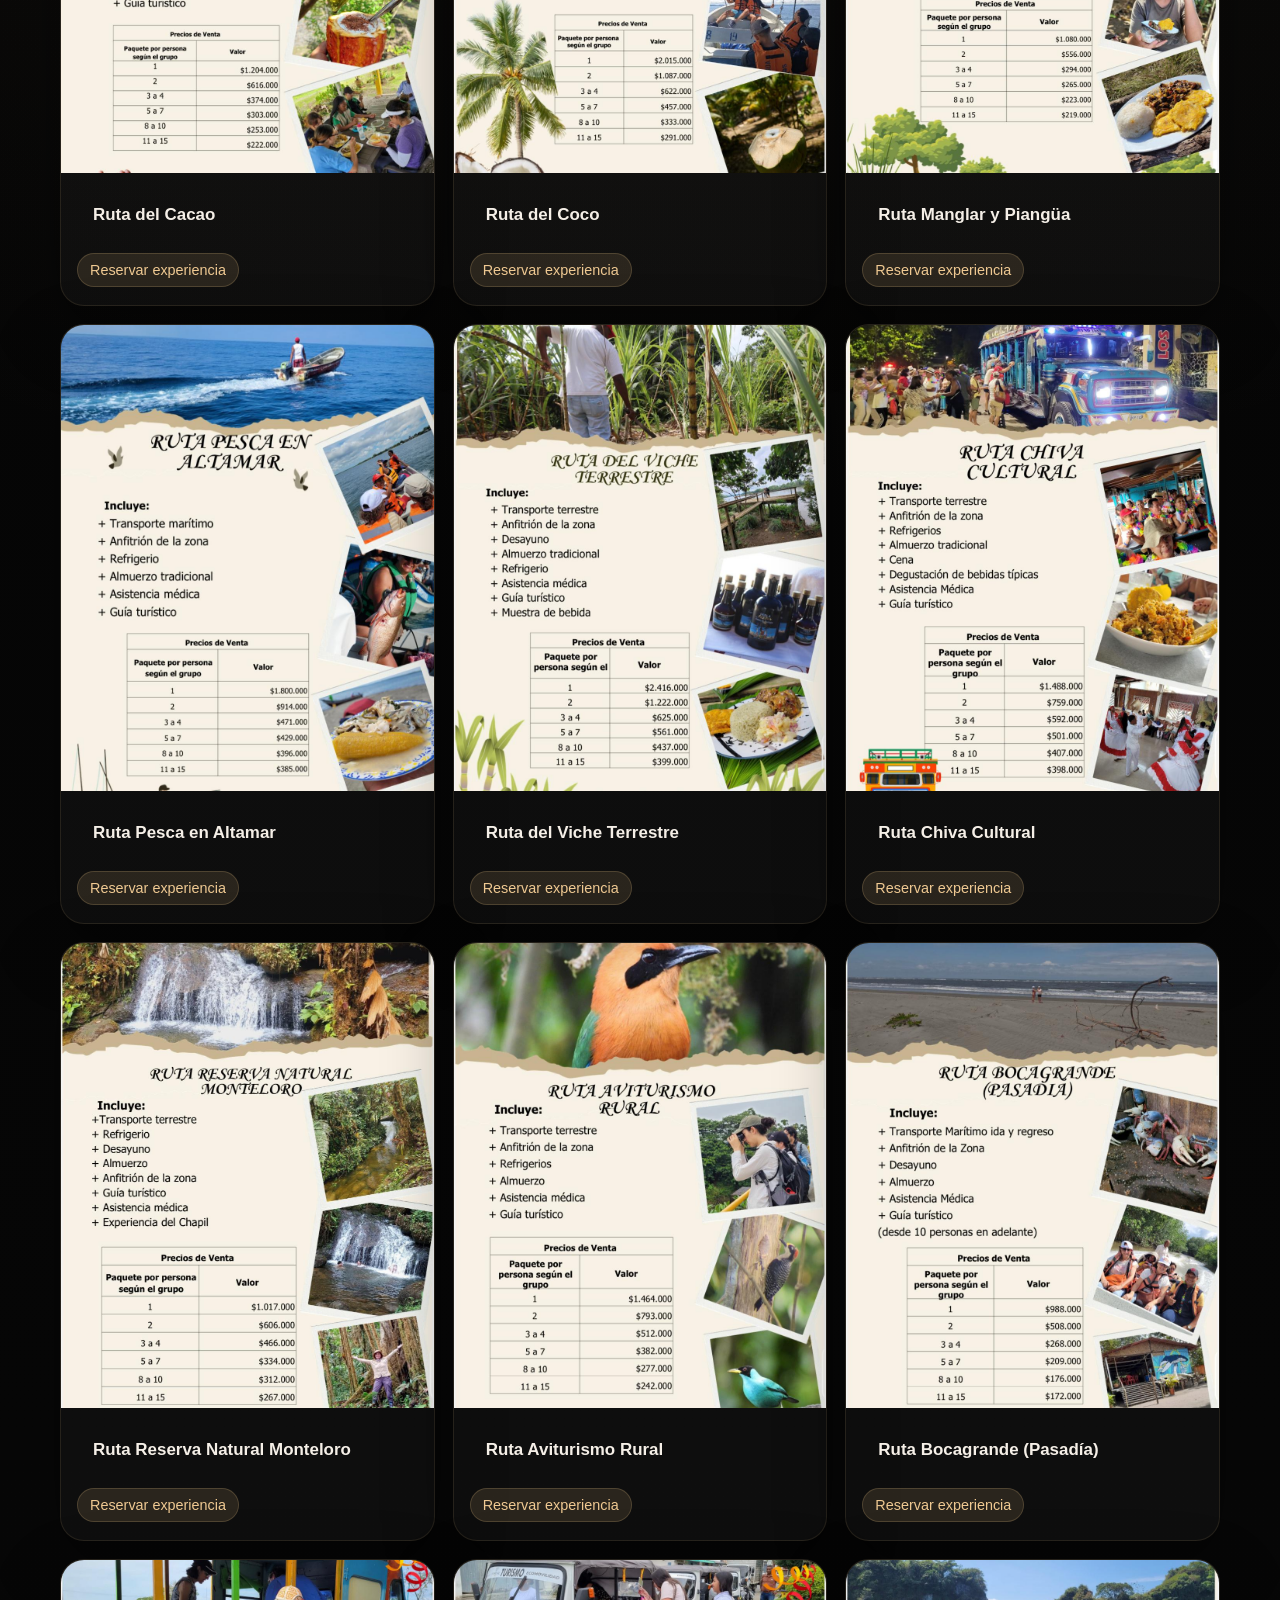
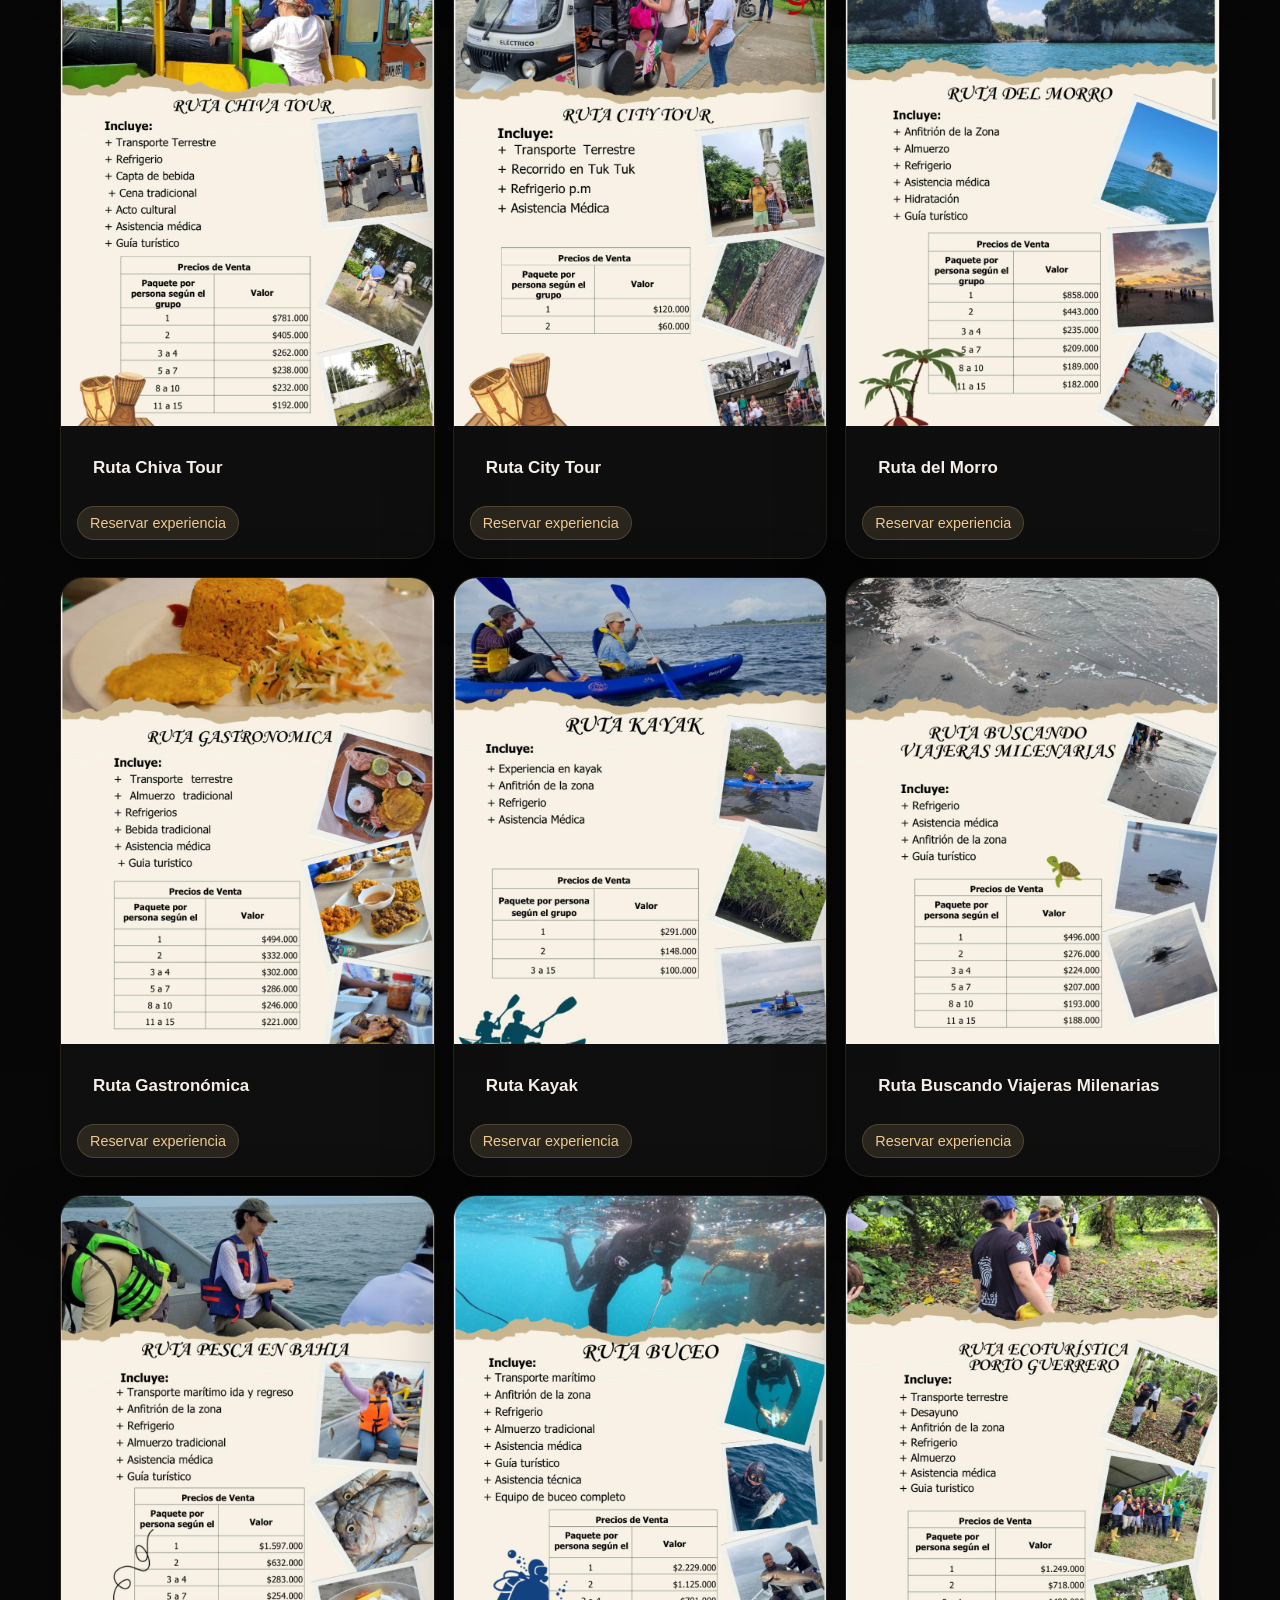
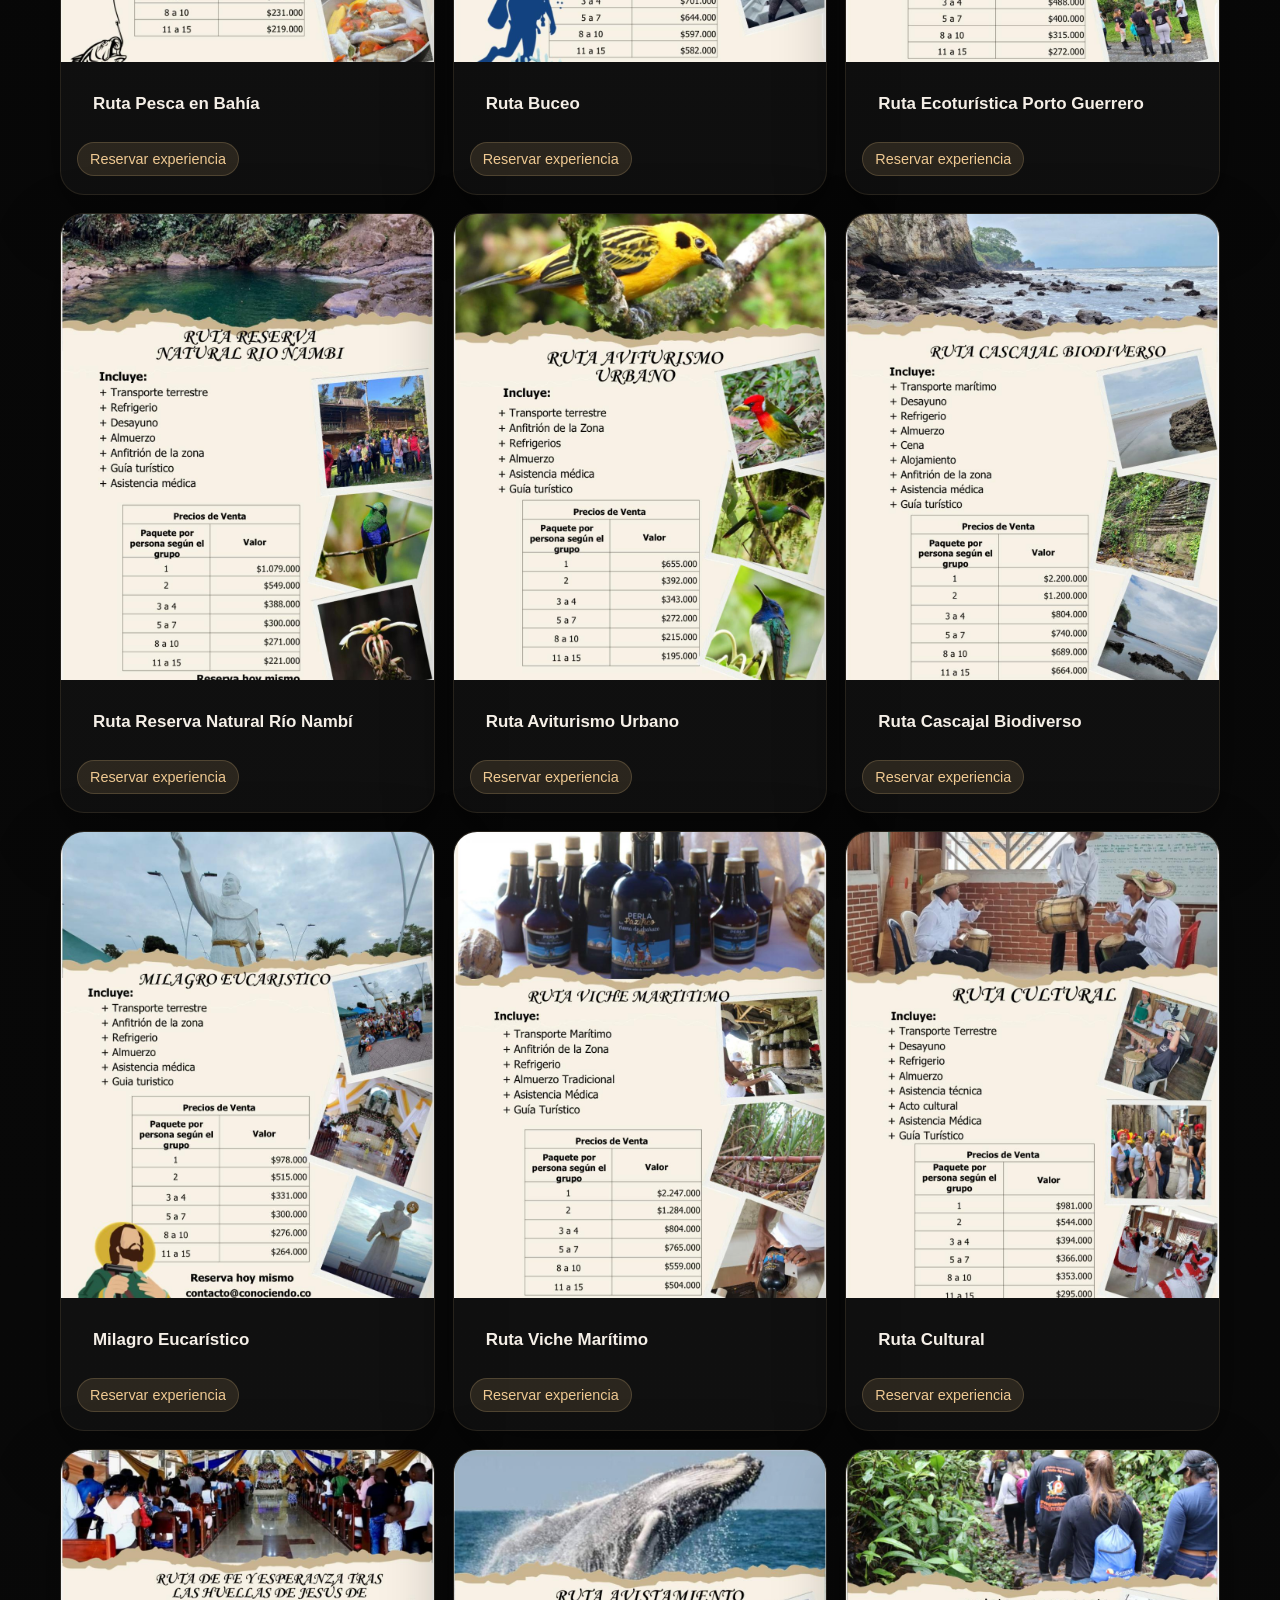
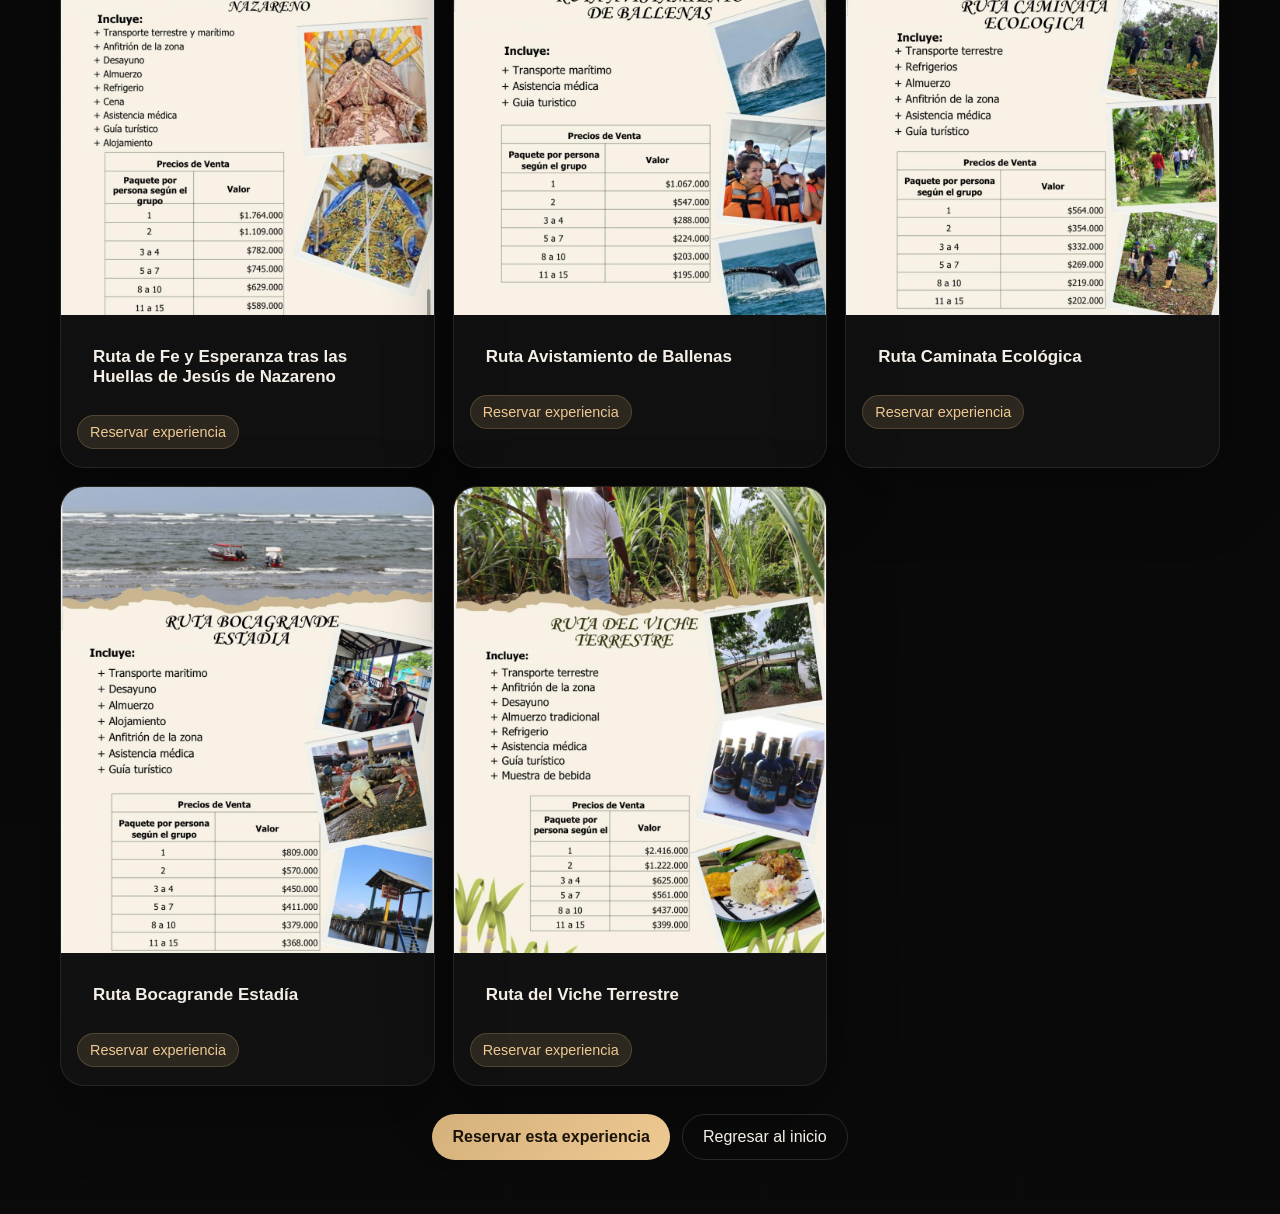
<file: route-tumaco.html>
<!DOCTYPE html>
<html lang="es">
<head>
  <meta charset="UTF-8">
  <meta name="viewport" content="width=device-width, initial-scale=1.0">
  <title>Conoce qué hacer en Tumaco | Tuma Tour</title>
  <link rel="stylesheet" href="styles.css">
</head>
<body>
<header class="site-header">
  <div class="container nav">
    <a href="index.html" class="brand">
      <img src="logo.jpeg" alt="Logo Tuma Tour" class="brand-logo">
      <span>Tuma Tour</span>
    </a>
    <a href="index.html#planes" class="btn btn-outline">Regresar al inicio</a>
  </div>
</header>

<main class="route-main">
  <section class="section">
    <div class="container">
      <div class="route-card">
        <img src="tumaco.jpg" alt="Conoce qué hacer en Tumaco" class="route-cover">
        <div class="route-body">
          <span class="tag">Ruta local</span>
          <h1>Conoce qué hacer en Tumaco</h1>
          <p>
            Aquí encontrarás los planes locales de Tumaco. Cada experiencia de esta página puede abrir la reserva
            al darle clic, para que el cliente continúe directo con su proceso.
          </p>
          <div class="card-actions">
            <a href="reservar.html" class="btn btn-gold" data-tour="Conoce qué hacer en Tumaco">Reservar</a>
            <a href="index.html#planes" class="btn btn-outline">Volver</a>
          </div>
        </div>
      </div>
    </div>
  </section>

  <section class="section tumaco-plans-section">
    <div class="container">
      <div class="section-head">
        <span class="tag">Planes en Tumaco</span>
        <h2>Experiencias disponibles en “Conoce qué hacer en Tumaco”</h2>
        <p>Dale clic a cualquier experiencia para ir directo a reservarla.</p>
      </div>

      <div class="tumaco-plans-grid">
        
        <article class="tumaco-plan-card tumaco-plan-clickable">
          <a href="reservar.html" class="tumaco-plan-link" data-tour="Ruta del Cacao">
            <img src="plan_cacao.jpeg" alt="Ruta del Cacao">
            <div class="tumaco-plan-info">
              <h3>Ruta del Cacao</h3>
              <span class="plan-reserve-pill">Reservar experiencia</span>
            </div>
          </a>
        </article>
        
        <article class="tumaco-plan-card tumaco-plan-clickable">
          <a href="reservar.html" class="tumaco-plan-link" data-tour="Ruta del Coco">
            <img src="plan_coco.jpeg" alt="Ruta del Coco">
            <div class="tumaco-plan-info">
              <h3>Ruta del Coco</h3>
              <span class="plan-reserve-pill">Reservar experiencia</span>
            </div>
          </a>
        </article>
        
        <article class="tumaco-plan-card tumaco-plan-clickable">
          <a href="reservar.html" class="tumaco-plan-link" data-tour="Ruta Manglar y Piangüa">
            <img src="plan_manglar_piangua.jpeg" alt="Ruta Manglar y Piangüa">
            <div class="tumaco-plan-info">
              <h3>Ruta Manglar y Piangüa</h3>
              <span class="plan-reserve-pill">Reservar experiencia</span>
            </div>
          </a>
        </article>
        
        <article class="tumaco-plan-card tumaco-plan-clickable">
          <a href="reservar.html" class="tumaco-plan-link" data-tour="Ruta Pesca en Altamar">
            <img src="plan_pesca_altamar.jpeg" alt="Ruta Pesca en Altamar">
            <div class="tumaco-plan-info">
              <h3>Ruta Pesca en Altamar</h3>
              <span class="plan-reserve-pill">Reservar experiencia</span>
            </div>
          </a>
        </article>
        
        <article class="tumaco-plan-card tumaco-plan-clickable">
          <a href="reservar.html" class="tumaco-plan-link" data-tour="Ruta del Viche Terrestre">
            <img src="plan_viche_terrestre.jpeg" alt="Ruta del Viche Terrestre">
            <div class="tumaco-plan-info">
              <h3>Ruta del Viche Terrestre</h3>
              <span class="plan-reserve-pill">Reservar experiencia</span>
            </div>
          </a>
        </article>
        
        <article class="tumaco-plan-card tumaco-plan-clickable">
          <a href="reservar.html" class="tumaco-plan-link" data-tour="Ruta Chiva Cultural">
            <img src="plan_chiva_cultural.jpeg" alt="Ruta Chiva Cultural">
            <div class="tumaco-plan-info">
              <h3>Ruta Chiva Cultural</h3>
              <span class="plan-reserve-pill">Reservar experiencia</span>
            </div>
          </a>
        </article>
        
        <article class="tumaco-plan-card tumaco-plan-clickable">
          <a href="reservar.html" class="tumaco-plan-link" data-tour="Ruta Reserva Natural Monteloro">
            <img src="plan_reserva_monteloro.jpeg" alt="Ruta Reserva Natural Monteloro">
            <div class="tumaco-plan-info">
              <h3>Ruta Reserva Natural Monteloro</h3>
              <span class="plan-reserve-pill">Reservar experiencia</span>
            </div>
          </a>
        </article>
        
        <article class="tumaco-plan-card tumaco-plan-clickable">
          <a href="reservar.html" class="tumaco-plan-link" data-tour="Ruta Aviturismo Rural">
            <img src="plan_aviturismo_rural.jpeg" alt="Ruta Aviturismo Rural">
            <div class="tumaco-plan-info">
              <h3>Ruta Aviturismo Rural</h3>
              <span class="plan-reserve-pill">Reservar experiencia</span>
            </div>
          </a>
        </article>
        
        <article class="tumaco-plan-card tumaco-plan-clickable">
          <a href="reservar.html" class="tumaco-plan-link" data-tour="Ruta Bocagrande (Pasadía)">
            <img src="plan_bocagrande.jpeg" alt="Ruta Bocagrande (Pasadía)">
            <div class="tumaco-plan-info">
              <h3>Ruta Bocagrande (Pasadía)</h3>
              <span class="plan-reserve-pill">Reservar experiencia</span>
            </div>
          </a>
        </article>
        
        <article class="tumaco-plan-card tumaco-plan-clickable">
          <a href="reservar.html" class="tumaco-plan-link" data-tour="Ruta Chiva Tour">
            <img src="plan_chiva_tour.jpeg" alt="Ruta Chiva Tour">
            <div class="tumaco-plan-info">
              <h3>Ruta Chiva Tour</h3>
              <span class="plan-reserve-pill">Reservar experiencia</span>
            </div>
          </a>
        </article>
        
        <article class="tumaco-plan-card tumaco-plan-clickable">
          <a href="reservar.html" class="tumaco-plan-link" data-tour="Ruta City Tour">
            <img src="plan_city_tour.jpeg" alt="Ruta City Tour">
            <div class="tumaco-plan-info">
              <h3>Ruta City Tour</h3>
              <span class="plan-reserve-pill">Reservar experiencia</span>
            </div>
          </a>
        </article>
        
        <article class="tumaco-plan-card tumaco-plan-clickable">
          <a href="reservar.html" class="tumaco-plan-link" data-tour="Ruta del Morro">
            <img src="plan_morro.jpeg" alt="Ruta del Morro">
            <div class="tumaco-plan-info">
              <h3>Ruta del Morro</h3>
              <span class="plan-reserve-pill">Reservar experiencia</span>
            </div>
          </a>
        </article>
        
        <article class="tumaco-plan-card tumaco-plan-clickable">
          <a href="reservar.html" class="tumaco-plan-link" data-tour="Ruta Gastronómica">
            <img src="plan_gastronomica.jpeg" alt="Ruta Gastronómica">
            <div class="tumaco-plan-info">
              <h3>Ruta Gastronómica</h3>
              <span class="plan-reserve-pill">Reservar experiencia</span>
            </div>
          </a>
        </article>
        
        <article class="tumaco-plan-card tumaco-plan-clickable">
          <a href="reservar.html" class="tumaco-plan-link" data-tour="Ruta Kayak">
            <img src="plan_kayak.jpeg" alt="Ruta Kayak">
            <div class="tumaco-plan-info">
              <h3>Ruta Kayak</h3>
              <span class="plan-reserve-pill">Reservar experiencia</span>
            </div>
          </a>
        </article>
        
        <article class="tumaco-plan-card tumaco-plan-clickable">
          <a href="reservar.html" class="tumaco-plan-link" data-tour="Ruta Buscando Viajeras Milenarias">
            <img src="plan_viajeras_milenarias.jpeg" alt="Ruta Buscando Viajeras Milenarias">
            <div class="tumaco-plan-info">
              <h3>Ruta Buscando Viajeras Milenarias</h3>
              <span class="plan-reserve-pill">Reservar experiencia</span>
            </div>
          </a>
        </article>
        
        <article class="tumaco-plan-card tumaco-plan-clickable">
          <a href="reservar.html" class="tumaco-plan-link" data-tour="Ruta Pesca en Bahía">
            <img src="plan_pesca_bahia.jpeg" alt="Ruta Pesca en Bahía">
            <div class="tumaco-plan-info">
              <h3>Ruta Pesca en Bahía</h3>
              <span class="plan-reserve-pill">Reservar experiencia</span>
            </div>
          </a>
        </article>
        
        <article class="tumaco-plan-card tumaco-plan-clickable">
          <a href="reservar.html" class="tumaco-plan-link" data-tour="Ruta Buceo">
            <img src="plan_buceo.jpeg" alt="Ruta Buceo">
            <div class="tumaco-plan-info">
              <h3>Ruta Buceo</h3>
              <span class="plan-reserve-pill">Reservar experiencia</span>
            </div>
          </a>
        </article>
        
        <article class="tumaco-plan-card tumaco-plan-clickable">
          <a href="reservar.html" class="tumaco-plan-link" data-tour="Ruta Ecoturística Porto Guerrero">
            <img src="plan_ecoturistica_puerto_guerrero.jpeg" alt="Ruta Ecoturística Porto Guerrero">
            <div class="tumaco-plan-info">
              <h3>Ruta Ecoturística Porto Guerrero</h3>
              <span class="plan-reserve-pill">Reservar experiencia</span>
            </div>
          </a>
        </article>
        
        <article class="tumaco-plan-card tumaco-plan-clickable">
          <a href="reservar.html" class="tumaco-plan-link" data-tour="Ruta Reserva Natural Río Nambí">
            <img src="plan_rio_nambi.jpeg" alt="Ruta Reserva Natural Río Nambí">
            <div class="tumaco-plan-info">
              <h3>Ruta Reserva Natural Río Nambí</h3>
              <span class="plan-reserve-pill">Reservar experiencia</span>
            </div>
          </a>
        </article>
        
        <article class="tumaco-plan-card tumaco-plan-clickable">
          <a href="reservar.html" class="tumaco-plan-link" data-tour="Ruta Aviturismo Urbano">
            <img src="plan_aviturismo_urbano.jpeg" alt="Ruta Aviturismo Urbano">
            <div class="tumaco-plan-info">
              <h3>Ruta Aviturismo Urbano</h3>
              <span class="plan-reserve-pill">Reservar experiencia</span>
            </div>
          </a>
        </article>
        
        <article class="tumaco-plan-card tumaco-plan-clickable">
          <a href="reservar.html" class="tumaco-plan-link" data-tour="Ruta Cascajal Biodiverso">
            <img src="plan_cascajal_biodiverso.jpeg" alt="Ruta Cascajal Biodiverso">
            <div class="tumaco-plan-info">
              <h3>Ruta Cascajal Biodiverso</h3>
              <span class="plan-reserve-pill">Reservar experiencia</span>
            </div>
          </a>
        </article>
        
        <article class="tumaco-plan-card tumaco-plan-clickable">
          <a href="reservar.html" class="tumaco-plan-link" data-tour="Milagro Eucarístico">
            <img src="plan_milagro_eucaristico_local.jpeg" alt="Milagro Eucarístico">
            <div class="tumaco-plan-info">
              <h3>Milagro Eucarístico</h3>
              <span class="plan-reserve-pill">Reservar experiencia</span>
            </div>
          </a>
        </article>
        
        <article class="tumaco-plan-card tumaco-plan-clickable">
          <a href="reservar.html" class="tumaco-plan-link" data-tour="Ruta Viche Marítimo">
            <img src="plan_viche_maritimo.jpeg" alt="Ruta Viche Marítimo">
            <div class="tumaco-plan-info">
              <h3>Ruta Viche Marítimo</h3>
              <span class="plan-reserve-pill">Reservar experiencia</span>
            </div>
          </a>
        </article>
        
        <article class="tumaco-plan-card tumaco-plan-clickable">
          <a href="reservar.html" class="tumaco-plan-link" data-tour="Ruta Cultural">
            <img src="plan_ruta_cultural.jpeg" alt="Ruta Cultural">
            <div class="tumaco-plan-info">
              <h3>Ruta Cultural</h3>
              <span class="plan-reserve-pill">Reservar experiencia</span>
            </div>
          </a>
        </article>
        
        <article class="tumaco-plan-card tumaco-plan-clickable">
          <a href="reservar.html" class="tumaco-plan-link" data-tour="Ruta de Fe y Esperanza tras las Huellas de Jesús de Nazareno">
            <img src="plan_fe_esperanza.jpeg" alt="Ruta de Fe y Esperanza tras las Huellas de Jesús de Nazareno">
            <div class="tumaco-plan-info">
              <h3>Ruta de Fe y Esperanza tras las Huellas de Jesús de Nazareno</h3>
              <span class="plan-reserve-pill">Reservar experiencia</span>
            </div>
          </a>
        </article>
        
        <article class="tumaco-plan-card tumaco-plan-clickable">
          <a href="reservar.html" class="tumaco-plan-link" data-tour="Ruta Avistamiento de Ballenas">
            <img src="plan_ballenas.jpeg" alt="Ruta Avistamiento de Ballenas">
            <div class="tumaco-plan-info">
              <h3>Ruta Avistamiento de Ballenas</h3>
              <span class="plan-reserve-pill">Reservar experiencia</span>
            </div>
          </a>
        </article>
        
        <article class="tumaco-plan-card tumaco-plan-clickable">
          <a href="reservar.html" class="tumaco-plan-link" data-tour="Ruta Caminata Ecológica">
            <img src="plan_caminata_ecologica.jpeg" alt="Ruta Caminata Ecológica">
            <div class="tumaco-plan-info">
              <h3>Ruta Caminata Ecológica</h3>
              <span class="plan-reserve-pill">Reservar experiencia</span>
            </div>
          </a>
        </article>
        
        <article class="tumaco-plan-card tumaco-plan-clickable">
          <a href="reservar.html" class="tumaco-plan-link" data-tour="Ruta Bocagrande Estadía">
            <img src="plan_bocagrande_estadia.jpeg" alt="Ruta Bocagrande Estadía">
            <div class="tumaco-plan-info">
              <h3>Ruta Bocagrande Estadía</h3>
              <span class="plan-reserve-pill">Reservar experiencia</span>
            </div>
          </a>
        </article>
        
        <article class="tumaco-plan-card tumaco-plan-clickable">
          <a href="reservar.html" class="tumaco-plan-link" data-tour="Ruta del Viche Terrestre">
            <img src="plan_viche_terrestre_alt.jpeg" alt="Ruta del Viche Terrestre">
            <div class="tumaco-plan-info">
              <h3>Ruta del Viche Terrestre</h3>
              <span class="plan-reserve-pill">Reservar experiencia</span>
            </div>
          </a>
        </article>
        
      </div>

      <div class="route-bottom-actions">
        <a href="reservar.html" class="btn btn-gold" data-tour="Conoce qué hacer en Tumaco">Reservar esta experiencia</a>
        <a href="index.html#planes" class="btn btn-outline">Regresar al inicio</a>
      </div>
    </div>
  </section>
</main>

<script src="script.js"></script>
</body>
</html>
</file>
<file: styles.css>
:root{
  --bg:#070707; --panel:#141414; --text:#f5efe7; --muted:#c8bba8;
  --gold:#d4b07a; --gold2:#efc992; --line:rgba(255,255,255,.09);
  --shadow:0 24px 70px rgba(0,0,0,.33);
}
*{box-sizing:border-box}
html{scroll-behavior:smooth}
body{margin:0;font-family:Arial,Helvetica,sans-serif;color:var(--text);background:
  radial-gradient(circle at top, rgba(212,176,122,.10), transparent 28%),
  linear-gradient(180deg,#050505 0%, #0a0a0a 100%)}
a{text-decoration:none;color:inherit} img{display:block;max-width:100%} button,input,select,textarea{font:inherit}
.container{width:min(1160px, calc(100% - 28px));margin:0 auto}
.container-wide{width:min(1380px, calc(100% - 18px));margin:0 auto}
.site-header{position:sticky;top:0;z-index:100;background:rgba(5,5,5,.76);backdrop-filter:blur(12px);border-bottom:1px solid var(--line)}
.nav{min-height:78px;display:flex;align-items:center;justify-content:space-between;gap:18px}
.brand{display:flex;align-items:center;gap:12px;font-weight:700}
.brand-logo{width:56px;height:56px;object-fit:contain}
.menu{display:flex;gap:14px;align-items:center;flex-wrap:wrap}
.tag,.mini-tag{display:inline-flex;padding:8px 14px;border-radius:999px;background:rgba(212,176,122,.12);color:var(--gold2);border:1px solid rgba(212,176,122,.24)}
.mini-tag{font-size:.9rem}
.btn{display:inline-flex;align-items:center;justify-content:center;gap:8px;padding:13px 20px;border-radius:999px;cursor:pointer;transition:.25s ease}
.btn:hover{transform:translateY(-2px)}
.btn-gold{background:linear-gradient(135deg,var(--gold),var(--gold2));color:#1b1309;border:none;font-weight:700}
.btn-outline{background:transparent;border:1px solid rgba(255,255,255,.13);color:var(--text)}
.btn-outline-light{background:rgba(255,255,255,.08);border:1px solid rgba(255,255,255,.16);color:#fff}
.btn-danger{background:#7f2222;color:#fff;border:1px solid rgba(255,255,255,.12)}
.section{padding:54px 0}
.section-head{text-align:center;margin-bottom:26px}.section-head h2{margin:14px 0 10px;font-size:clamp(1.8rem,4vw,3rem)}.section-head p{max-width:720px;margin:0 auto;color:var(--muted)}

.hero-shell{padding:24px 0 18px}
.hero-stage{border-radius:32px;overflow:hidden;border:1px solid rgba(212,176,122,.16);background:#000;box-shadow:var(--shadow)}
.hero-track{display:flex;transition:transform .8s cubic-bezier(.22,.61,.36,1)}
.hero-slide{min-width:100%;position:relative;min-height:clamp(420px,76vh,840px);background:#000}
.hero-bg{position:absolute;inset:0;background-size:cover;background-position:center;filter:blur(14px) brightness(.42);transform:scale(1.08)}
.hero-image-wrap{position:relative;z-index:2;width:100%;height:100%;display:flex;align-items:center;justify-content:center;padding:24px}
.hero-main-image{width:100%;height:clamp(380px,72vh,780px);object-fit:contain;object-position:center}
.hero-slide.final-slide:after{content:"";position:absolute;inset:0;background:linear-gradient(180deg,rgba(0,0,0,.12),rgba(0,0,0,.58));z-index:2}
.final-overlay{position:absolute;left:42px;bottom:42px;z-index:3;max-width:min(620px, calc(100% - 84px));padding:24px 26px;border-radius:26px;background:linear-gradient(135deg,rgba(0,0,0,.75),rgba(0,0,0,.34));border:1px solid rgba(255,255,255,.10)}
.final-overlay h1{margin:12px 0;font-size:clamp(2rem,5vw,4.2rem);line-height:1.02}.final-overlay p{margin:0;color:#efe7de;max-width:55ch}
.hero-actions{display:flex;gap:12px;flex-wrap:wrap;margin-top:18px}
.carousel-btn{position:absolute;top:50%;transform:translateY(-50%);z-index:4;width:58px;height:58px;border-radius:999px;border:1px solid rgba(255,255,255,.15);background:rgba(0,0,0,.55);color:#fff;font-size:2rem;display:grid;place-items:center;cursor:pointer}
.carousel-btn.prev{left:18px}.carousel-btn.next{right:18px}
.dots{display:flex;gap:10px;justify-content:center;flex-wrap:wrap;padding-top:16px}.dot{width:12px;height:12px;border-radius:999px;border:none;cursor:pointer;background:rgba(255,255,255,.22);transition:.25s ease}.dot.active{width:34px;background:linear-gradient(90deg,var(--gold),var(--gold2))}

.cards{display:grid;grid-template-columns:repeat(4,1fr);gap:18px}
.card{background:linear-gradient(180deg,rgba(255,255,255,.04),rgba(255,255,255,.03));border:1px solid rgba(212,176,122,.12);border-radius:26px;overflow:hidden;box-shadow:var(--shadow);transition:.28s ease}
.card:hover{transform:translateY(-7px)} .card-image{display:block;aspect-ratio:4/3;background:#0a0a0a;overflow:hidden}
.card-image img{width:100%;height:100%;object-fit:cover;transition:transform .7s ease}.card:hover .card-image img{transform:scale(1.06)}
.card-body{padding:18px}.card-body h3{margin:12px 0 10px;font-size:1.25rem}.card-body p{margin:0 0 14px;color:var(--muted);min-height:72px}
.card-actions{display:flex;gap:10px;flex-wrap:wrap}

.wide-visual{padding-top:28px}
.visual-grid{width:min(1440px, calc(100% - 18px));margin:0 auto;display:grid;grid-template-columns:1.45fr 1fr 1fr;gap:18px}
.visual-item{background:#090909;border:1px solid rgba(212,176,122,.12);border-radius:28px;overflow:hidden;box-shadow:var(--shadow);min-height:340px}
.visual-item img{width:100%;height:100%;object-fit:cover}

.trust-box{display:grid;grid-template-columns:.9fr 1.1fr;gap:24px;align-items:start}
.trust-points{display:grid;grid-template-columns:repeat(2,1fr);gap:16px}
.trust-item{background:rgba(255,255,255,.03);border:1px solid rgba(255,255,255,.08);border-radius:22px;padding:18px}
.trust-item strong{display:block;margin-bottom:6px;color:var(--gold2)} .trust-item span{color:var(--muted)}

.reserve-box,.two-cols{display:grid;grid-template-columns:.9fr 1.1fr;gap:24px;align-items:start}
.booking-form,.testimonial-form,.panel{background:rgba(255,255,255,.03);border:1px solid rgba(212,176,122,.12);border-radius:28px;padding:22px;box-shadow:var(--shadow)}
.booking-form input,.booking-form select,.testimonial-form input,.testimonial-form textarea{width:100%;margin-bottom:14px;padding:14px 16px;border-radius:16px;border:1px solid rgba(255,255,255,.12);background:rgba(255,255,255,.04);color:#fff;outline:none}
.testimonial-form textarea{resize:vertical;min-height:150px}
.testimonials-list,.admin-list{display:grid;gap:14px;margin-top:12px}
.testimonial-item,.admin-item{background:rgba(255,255,255,.03);border:1px solid rgba(255,255,255,.08);border-radius:20px;padding:16px}
.testimonial-top{display:flex;align-items:center;gap:12px;margin-bottom:10px}
.avatar{width:44px;height:44px;border-radius:999px;display:grid;place-items:center;background:linear-gradient(135deg,rgba(212,176,122,.28),rgba(212,176,122,.08));color:var(--gold2);font-weight:700;border:1px solid rgba(212,176,122,.22)}
.muted{color:var(--muted)}
.faq details{background:rgba(255,255,255,.03);border:1px solid rgba(255,255,255,.08);border-radius:20px;padding:18px;margin-top:12px}
.faq summary{cursor:pointer;font-weight:700}.faq p{color:var(--muted)}
.site-footer{border-top:1px solid var(--line);background:#060606;padding:28px 0 40px;margin-top:10px}
.footer-grid{display:grid;grid-template-columns:1fr 1fr;gap:24px}.footer-grid p{color:var(--muted)}
.route-main{padding-top:20px}.route-card{background:rgba(255,255,255,.03);border:1px solid rgba(212,176,122,.12);border-radius:28px;overflow:hidden;box-shadow:var(--shadow)}
.route-cover{width:100%;max-height:560px;object-fit:cover}.route-body{padding:24px}.route-body h1{margin:12px 0 10px;font-size:clamp(2rem,4vw,3.3rem)}
.route-list{padding-left:20px;color:var(--muted)} .route-list li{margin:8px 0}
.crm-login-wrap{min-height:100vh;display:grid;place-items:center;padding:24px}.crm-login-card{width:min(460px,100%);background:rgba(255,255,255,.03);border:1px solid rgba(212,176,122,.12);border-radius:30px;padding:28px;box-shadow:var(--shadow);text-align:center}
.hidden{display:none!important}.crm-grid{display:grid;grid-template-columns:1fr 1fr;gap:24px}.admin-item-top{display:flex;justify-content:space-between;gap:12px;align-items:flex-start}
.empty-box{background:rgba(255,255,255,.03);border:1px solid rgba(255,255,255,.08);border-radius:18px;padding:16px;color:var(--muted);text-align:center}
@media (max-width:1180px){.cards{grid-template-columns:repeat(2,1fr)}}
@media (max-width:900px){.trust-box,.reserve-box,.two-cols,.footer-grid,.crm-grid{grid-template-columns:1fr}.visual-grid{grid-template-columns:1fr;gap:14px}.visual-item{min-height:250px}}
@media (max-width:720px){.menu{display:none}.hero-image-wrap{padding:12px}.hero-main-image{height:62vh}.final-overlay{left:14px;right:14px;bottom:14px;max-width:none;padding:18px}.carousel-btn{width:46px;height:46px;font-size:1.6rem}.carousel-btn.prev{left:8px}.carousel-btn.next{right:8px}.cards{grid-template-columns:1fr}.card-body p{min-height:auto}}


.whatsapp-float{
  position: fixed;
  right: 18px;
  bottom: 18px;
  z-index: 120;
  display: inline-flex;
  align-items: center;
  gap: 10px;
  padding: 14px 18px;
  border-radius: 999px;
  background: linear-gradient(135deg, #25D366, #1fb655);
  color: #fff;
  box-shadow: 0 18px 40px rgba(0,0,0,.28);
  border: 1px solid rgba(255,255,255,.18);
  font-weight: 700;
}
.whatsapp-float:hover{
  transform: translateY(-2px) scale(1.02);
}
.whatsapp-icon{
  width: 28px;
  height: 28px;
  border-radius: 999px;
  display: grid;
  place-items: center;
  background: rgba(255,255,255,.18);
  font-size: 1rem;
}
.whatsapp-label{
  line-height: 1;
}
@media (max-width: 640px){
  .whatsapp-float{
    right: 12px;
    bottom: 12px;
    padding: 13px 16px;
  }
}


/* Planes dentro de Conoce qué hacer en Tumaco */
.tumaco-plans-section .section-head p{
  max-width: 760px;
}
.tumaco-plans-grid{
  display:grid;
  grid-template-columns: repeat(3, 1fr);
  gap: 18px;
  margin-top: 22px;
}
.tumaco-plan-card{
  background: linear-gradient(180deg, rgba(255,255,255,.04), rgba(255,255,255,.03));
  border: 1px solid rgba(212,176,122,.12);
  border-radius: 24px;
  overflow:hidden;
  box-shadow: var(--shadow);
  transition: transform .25s ease, box-shadow .25s ease;
}
.tumaco-plan-card:hover{
  transform: translateY(-6px);
}
.tumaco-plan-card img{
  width:100%;
  aspect-ratio: 4 / 5;
  object-fit: cover;
  background:#0b0b0b;
}
.tumaco-plan-card h3{
  margin: 0;
  padding: 16px 16px 18px;
  font-size: 1.08rem;
}
.route-bottom-actions{
  margin-top: 28px;
  display:flex;
  gap: 12px;
  flex-wrap: wrap;
  justify-content: center;
}
@media (max-width: 980px){
  .tumaco-plans-grid{
    grid-template-columns: repeat(2, 1fr);
  }
}
@media (max-width: 640px){
  .tumaco-plans-grid{
    grid-template-columns: 1fr;
  }
}


.tumaco-plan-clickable{
  overflow: hidden;
}
.tumaco-plan-link{
  display:block;
  height:100%;
}
.tumaco-plan-info{
  padding: 16px 16px 18px;
}
.tumaco-plan-info h3{
  margin:0 0 10px;
  font-size: 1.06rem;
}
.plan-reserve-pill{
  display:inline-flex;
  padding:8px 12px;
  border-radius:999px;
  background: rgba(212,176,122,.14);
  color: var(--gold2);
  border:1px solid rgba(212,176,122,.22);
  font-size:.9rem;
}
.tumaco-plan-card:hover .plan-reserve-pill{
  background: linear-gradient(135deg,var(--gold),var(--gold2));
  color:#1b1309;
}


.reserve-page-main{
  min-height: calc(100vh - 90px);
  display: flex;
  align-items: center;
}
.reserve-page-layout{
  display:grid;
  grid-template-columns: .95fr 1.05fr;
  gap: 24px;
  align-items: start;
}
.reserve-page-copy h1{
  margin: 14px 0 12px;
  font-size: clamp(2rem, 4vw, 3.6rem);
}
.reserve-page-copy p{
  color: var(--muted);
  max-width: 58ch;
}
.reserve-page-form{
  margin-top: 12px;
}
@media (max-width: 900px){
  .reserve-page-layout{
    grid-template-columns: 1fr;
  }
}
</file>
